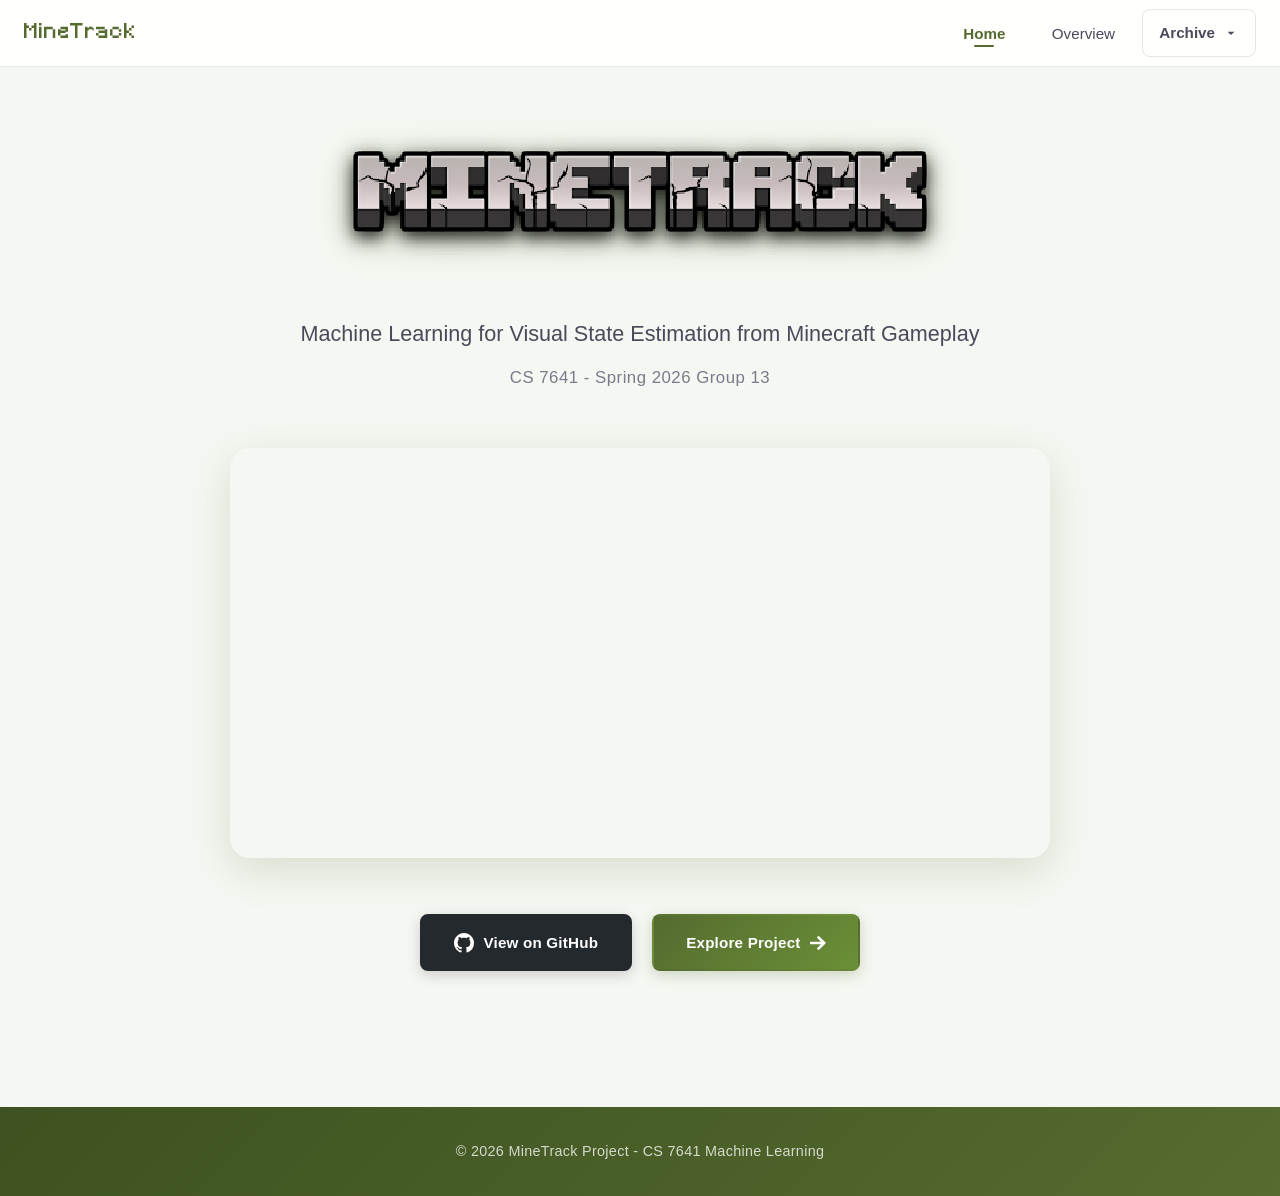
<file: index.html>
<!DOCTYPE html>
<html lang="en">
<head>
    <meta charset="UTF-8">
    <meta name="viewport" content="width=device-width, initial-scale=1.0">
    <title>MineTrack - Machine Learning Project</title>
    <link rel="stylesheet" href="style.css">
    <script src="script.js" defer></script>
</head>
<body>

    <nav>
        <div class="container">
            <a href="index.html" class="nav-brand">MineTrack</a>
            <ul>
                <li><a href="index.html" class="active">Home</a></li>
                <li><a href="overview.html">Overview</a></li>
                <li class="nav-dropdown">
                    <button type="button" class="archive-toggle nav-dropdown-toggle" data-archive-toggle aria-expanded="false" aria-controls="archive-panel">
                        <span data-archive-label>Archive</span>
                        <svg class="archive-toggle-icon" viewBox="0 0 24 24" width="16" height="16" aria-hidden="true">
                            <path fill="currentColor" d="M7 10l5 5 5-5z"/>
                        </svg>
                    </button>
                    <div class="archive-panel nav-dropdown-panel" id="archive-panel" data-archive-panel hidden>
                        <a href="proposal.html" class="archive-panel-link">Proposal</a>
                        <a href="midterm.html" class="archive-panel-link">Midterm Checkpoint</a>
                    </div>
                </li>
            </ul>
        </div>
    </nav>

    <main>
        <div class="landing-container">
            <section class="hero-landing">
                <div class="hero-content">
                    <img src="media/images/minetrack_logo.png" alt="MineTrack" class="hero-logo">
                    <p class="hero-subtitle">Machine Learning for Visual State Estimation from Minecraft Gameplay</p>
                    <p class="hero-description">CS 7641 - Spring 2026 Group 13</p>
                </div>

                <div class="visual-showcase">
                    <video class="showcase-gif" autoplay muted loop playsinline aria-label="Model evaluation side-by-side comparison in Minecraft">
                        <source src="media/images/videos/short_run_eval_mlp_side_by_side_web.mp4" type="video/mp4">
                    </video>
                </div>

                <div class="action-buttons">
                    <a href="https://github.gatech.edu/omediratta3/MineTrack" class="btn btn-github" id="github-btn">
                        <svg class="github-icon" viewBox="0 0 24 24" width="20" height="20">
                            <path fill="currentColor" d="M12 0C5.37 0 0 5.37 0 12c0 5.31 3.435 9.795 8.205 11.385.6.105.825-.255.825-.57 0-.285-.015-1.23-.015-2.235-3.015.555-3.795-.735-4.035-1.41-.135-.345-.72-1.41-1.23-1.695-.42-.225-1.02-.78-.015-.795.945-.015 1.62.87 1.845 1.23 1.08 1.815 2.805 1.305 3.495.99.105-.78.42-1.305.765-1.605-2.67-.3-5.46-1.335-5.46-5.925 0-1.305.465-2.385 1.23-3.225-.12-.3-.54-1.53.12-3.18 0 0 1.005-.315 3.3 1.23.96-.27 1.98-.405 3-.405s2.04.135 3 .405c2.295-1.56 3.3-1.23 3.3-1.23.66 1.65.24 2.88.12 3.18.765.84 1.23 1.905 1.23 3.225 0 4.605-2.805 5.625-5.475 5.925.435.375.81 1.095.81 2.22 0 1.605-.015 2.895-.015 3.3 0 .315.225.69.825.57A12.02 12.02 0 0024 12c0-6.63-5.37-12-12-12z"/>
                        </svg>
                        View on GitHub
                    </a>
                    <a href="overview.html" class="btn btn-primary">
                        Explore Project
                        <svg class="arrow-icon" viewBox="0 0 24 24" width="16" height="16">
                            <path fill="currentColor" d="M13.025 1l-2.847 2.828 6.176 6.176h-16.354v3.992h16.354l-6.176 6.176 2.847 2.828 10.975-11z"/>
                        </svg>
                    </a>
                </div>

            </section>
        </div>
    </main>

    <footer>
        <div class="container">
            <p>&copy; 2026 MineTrack Project - CS 7641 Machine Learning</p>
        </div>
    </footer>
</body>
</html>
</file>
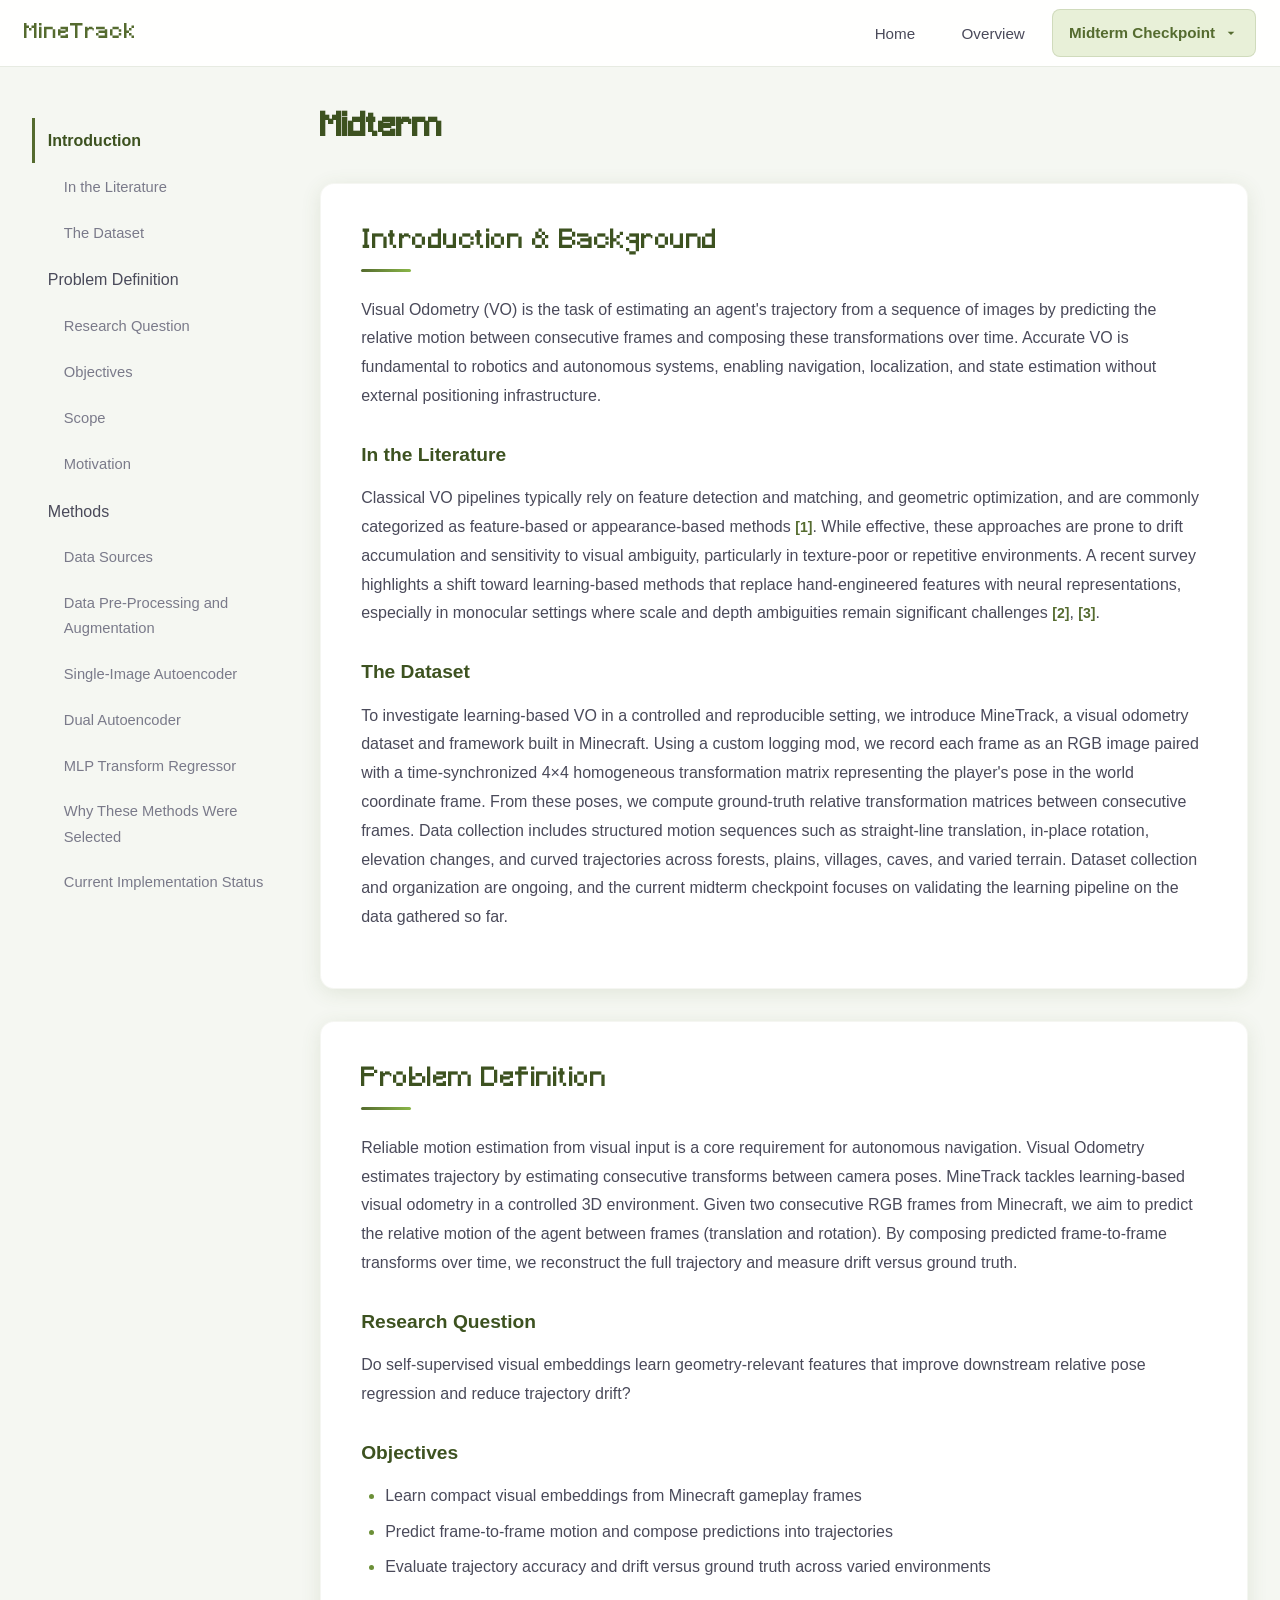
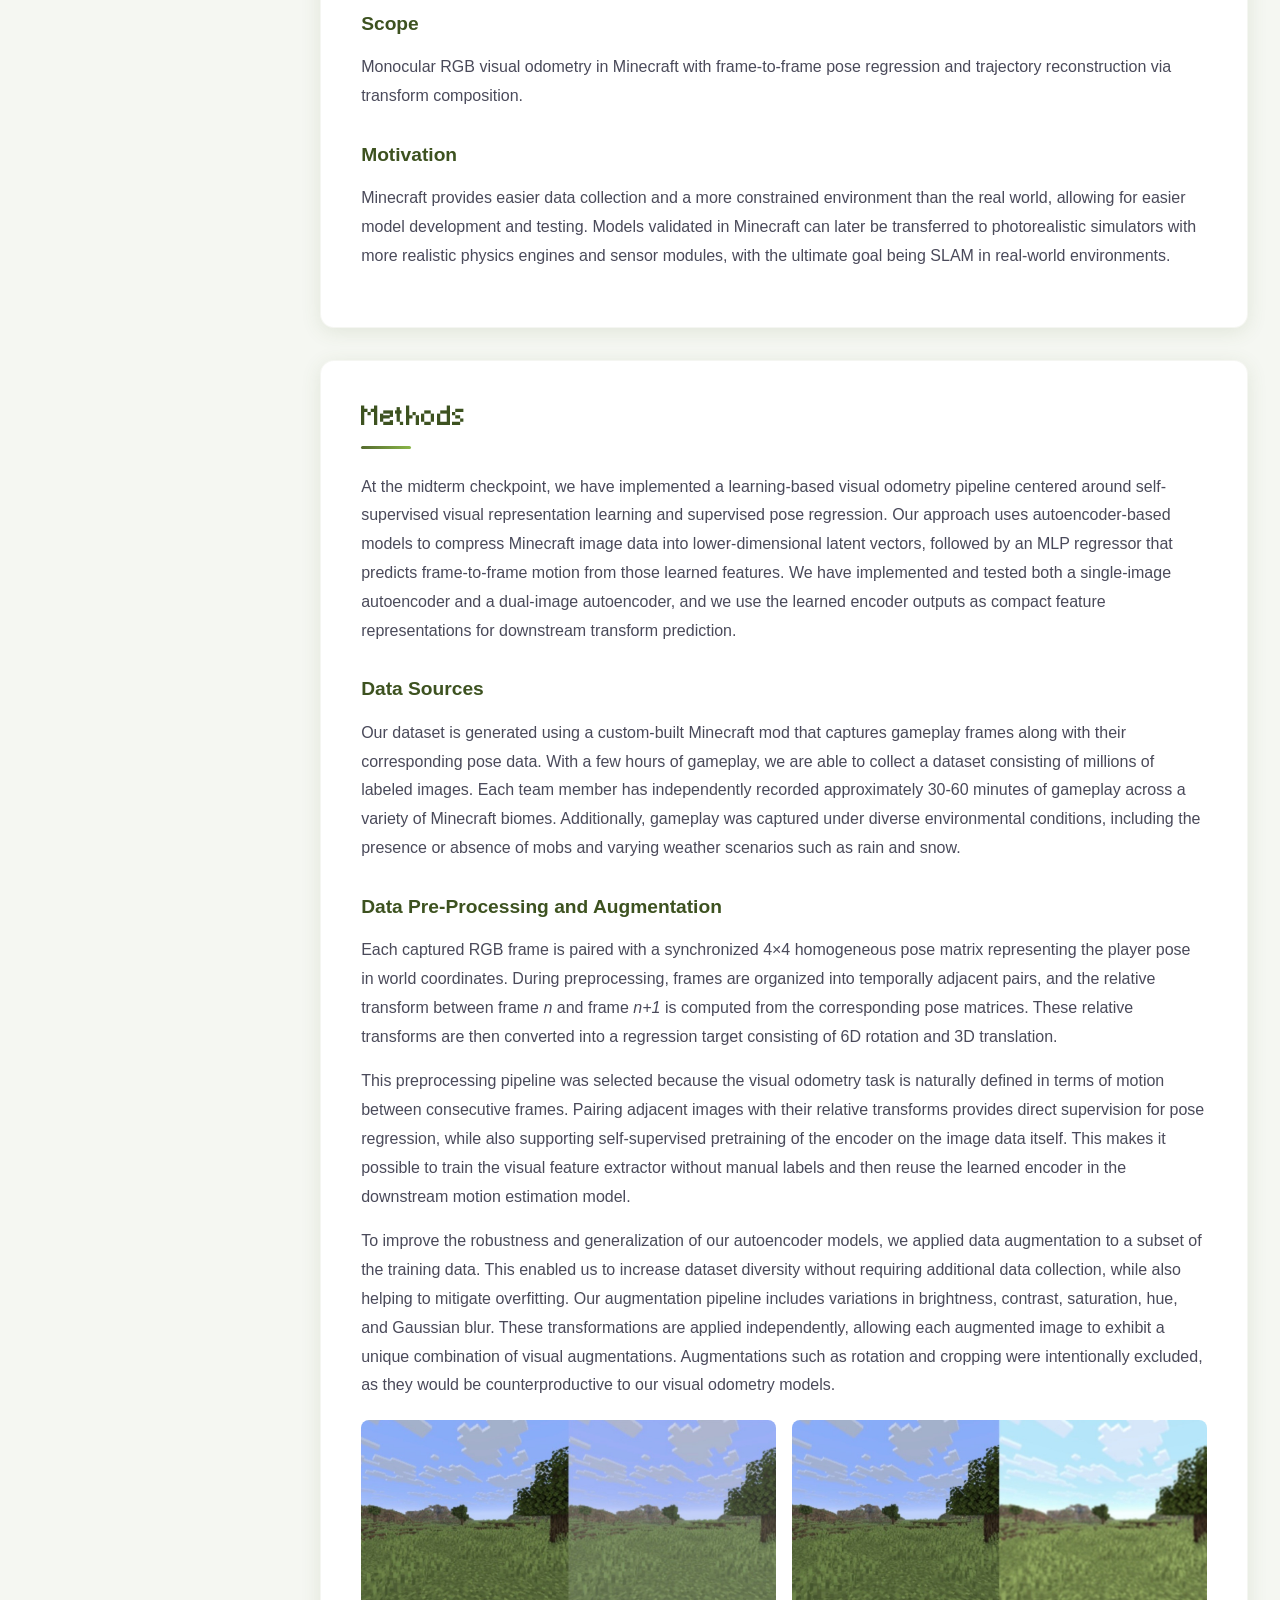
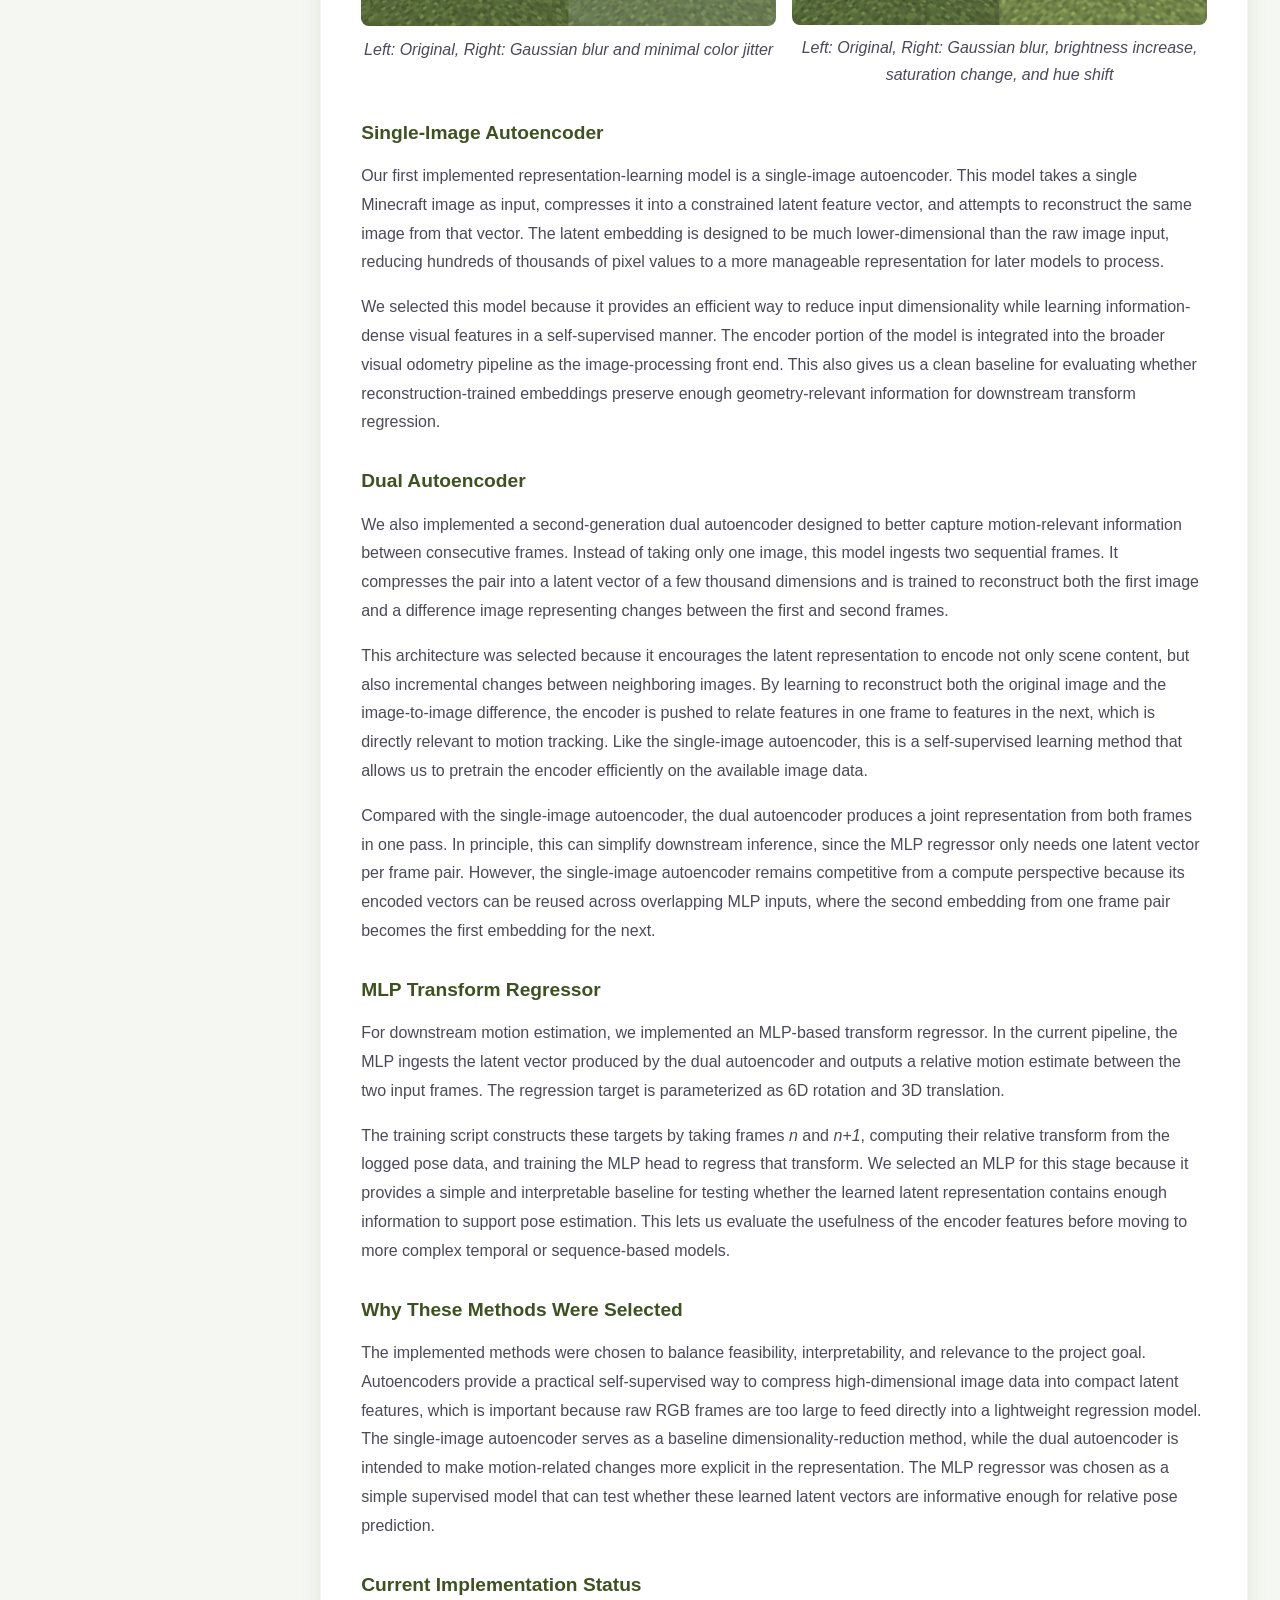
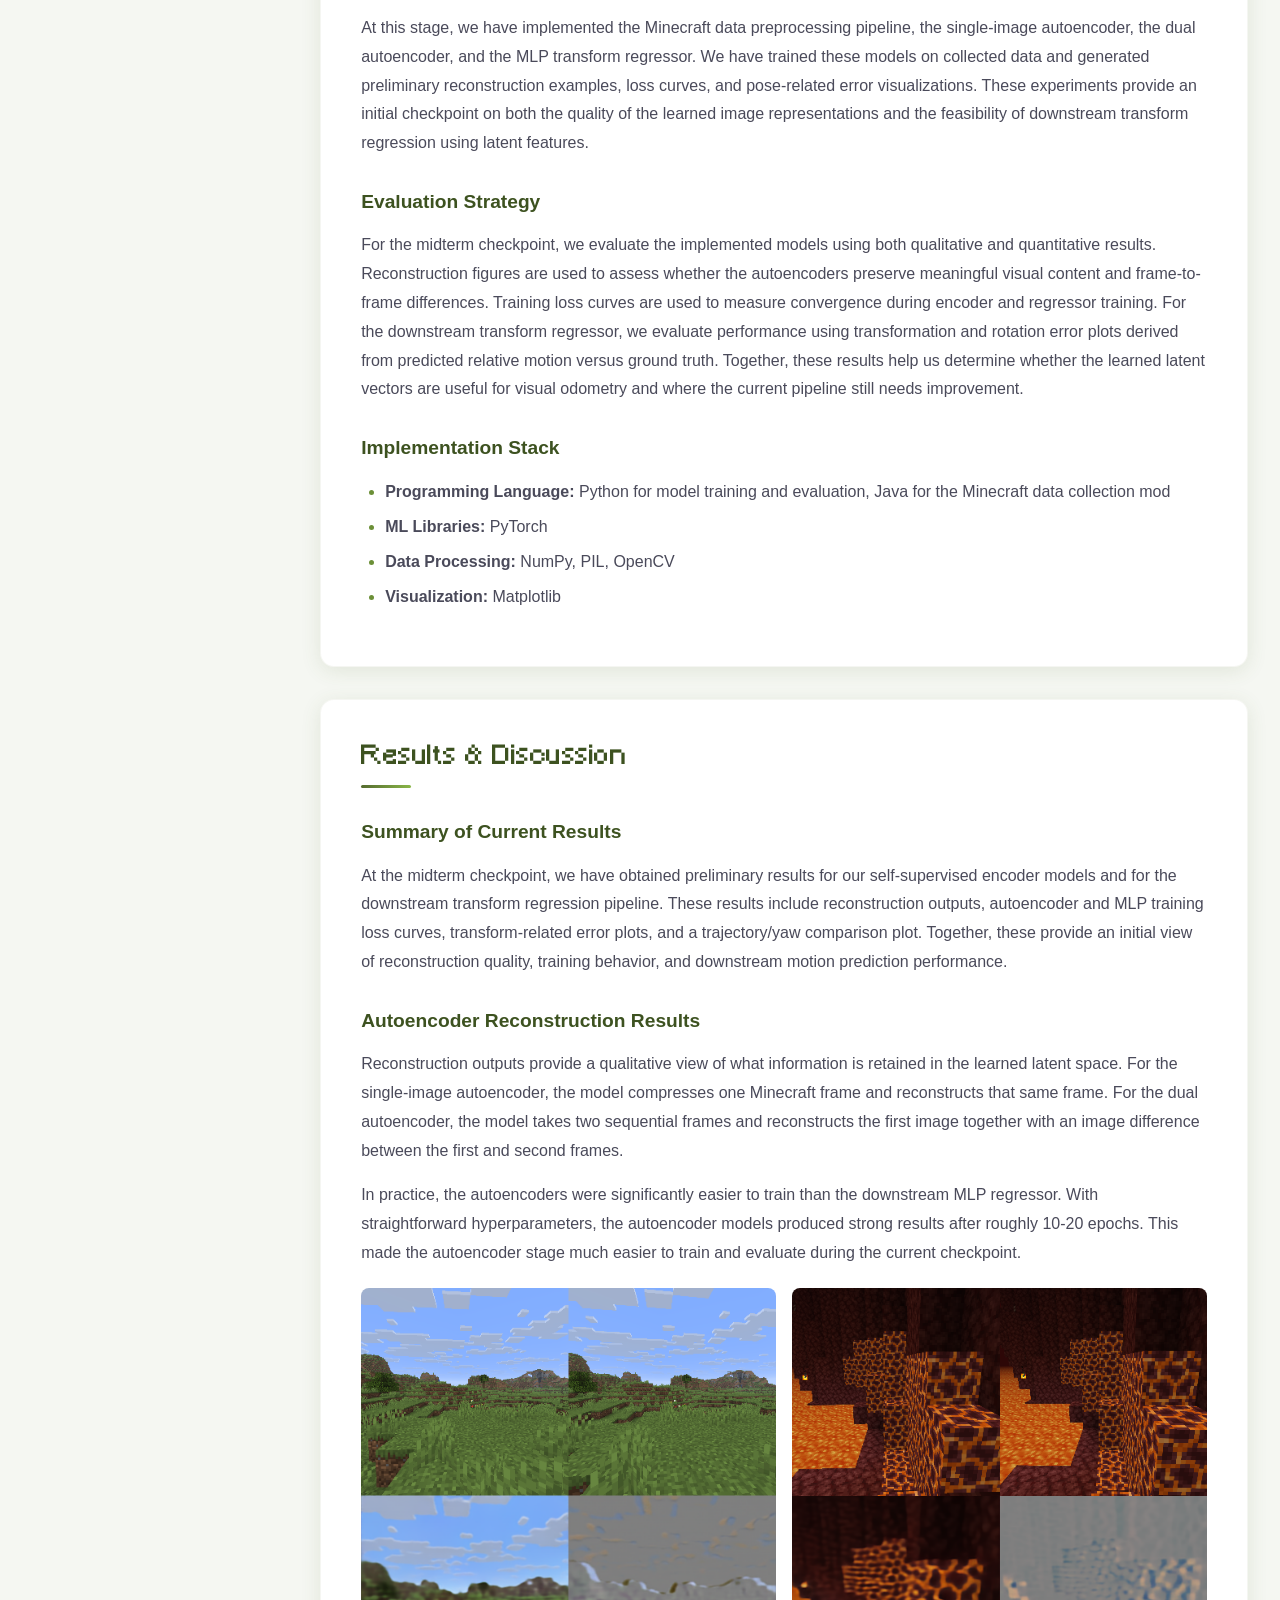
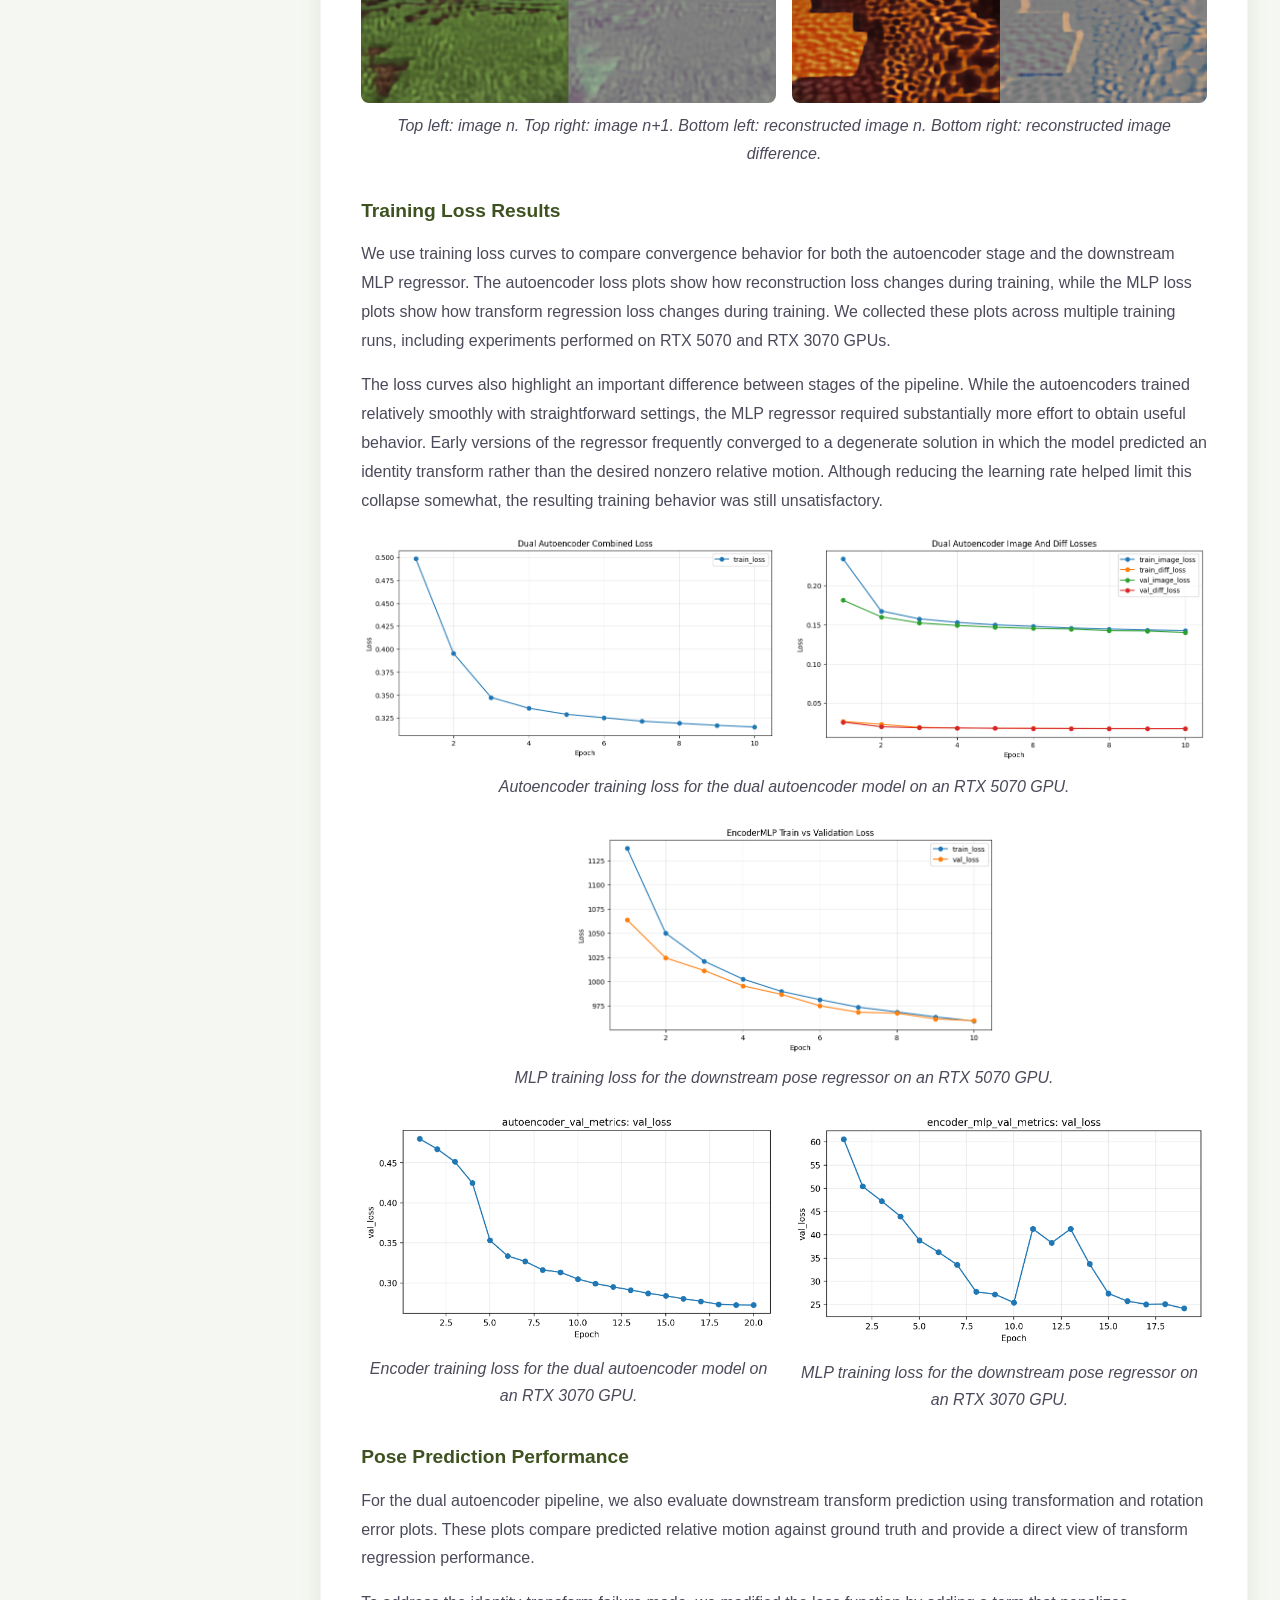
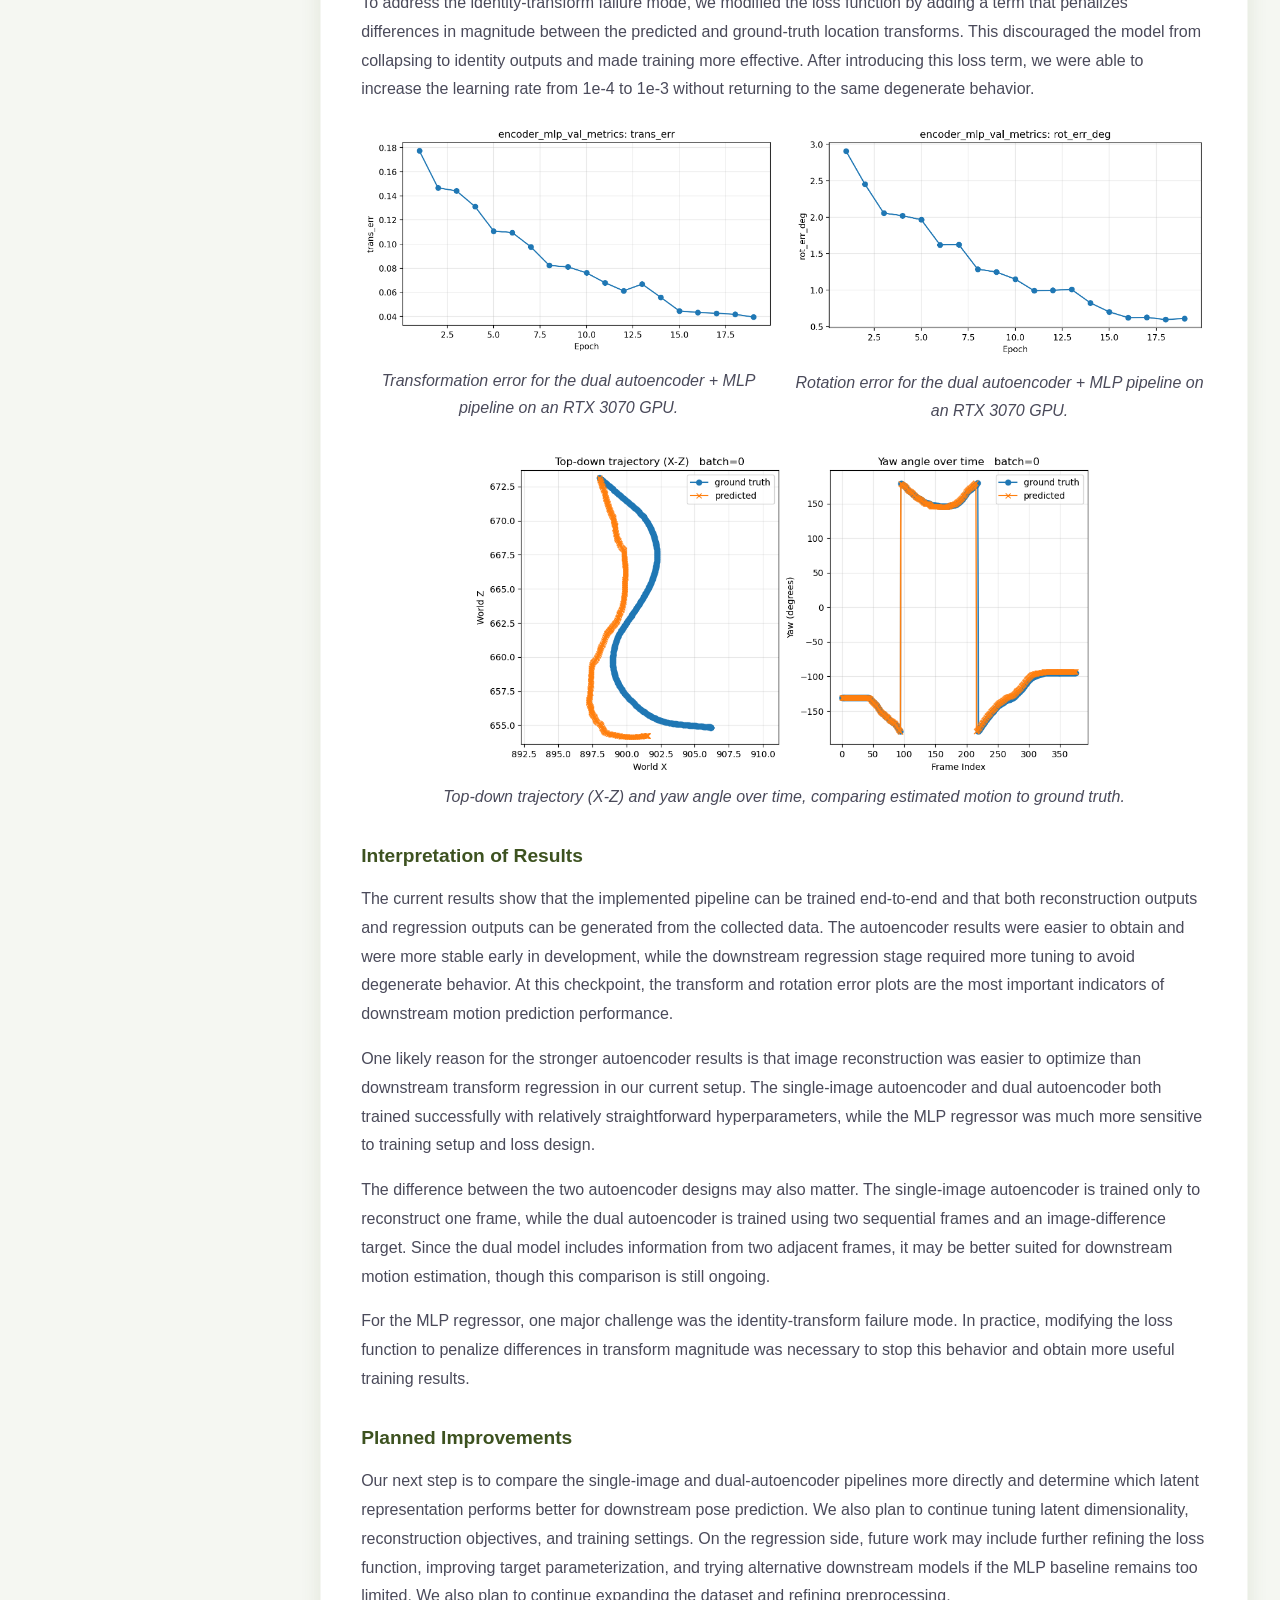
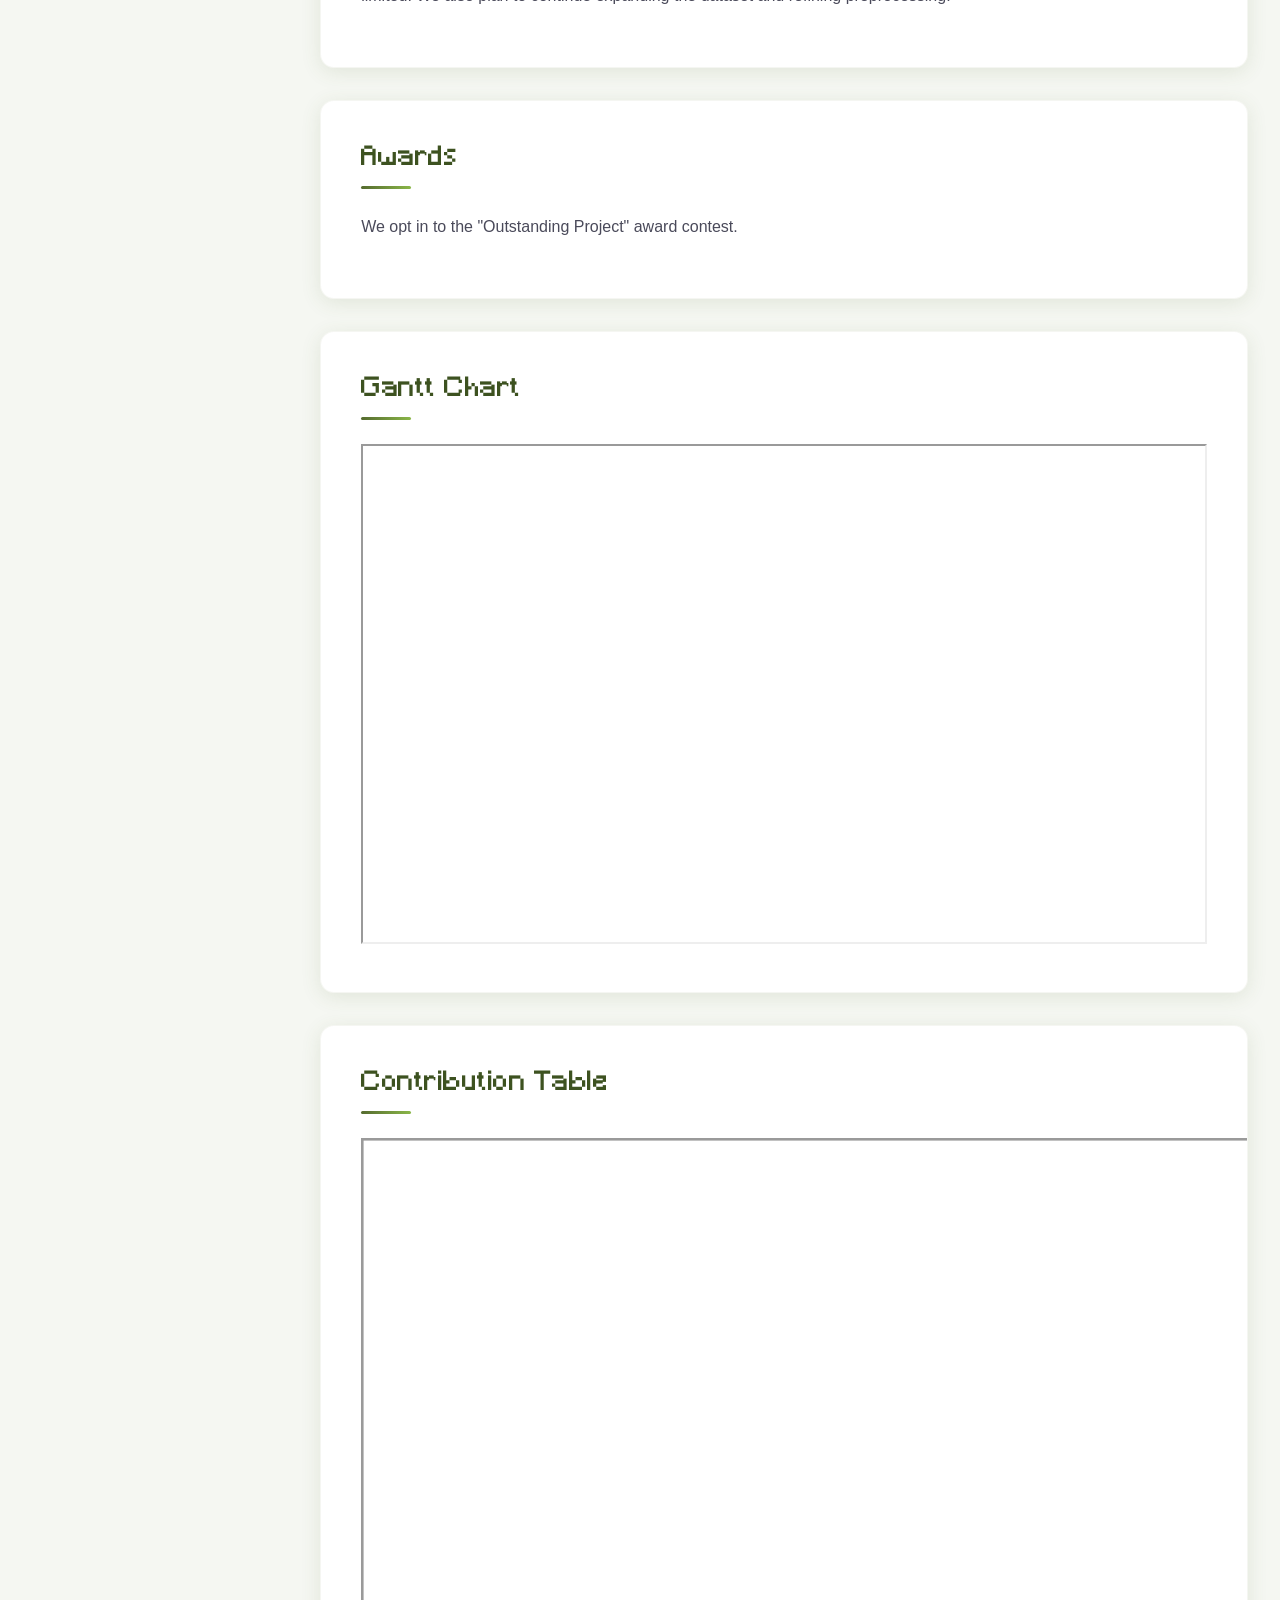
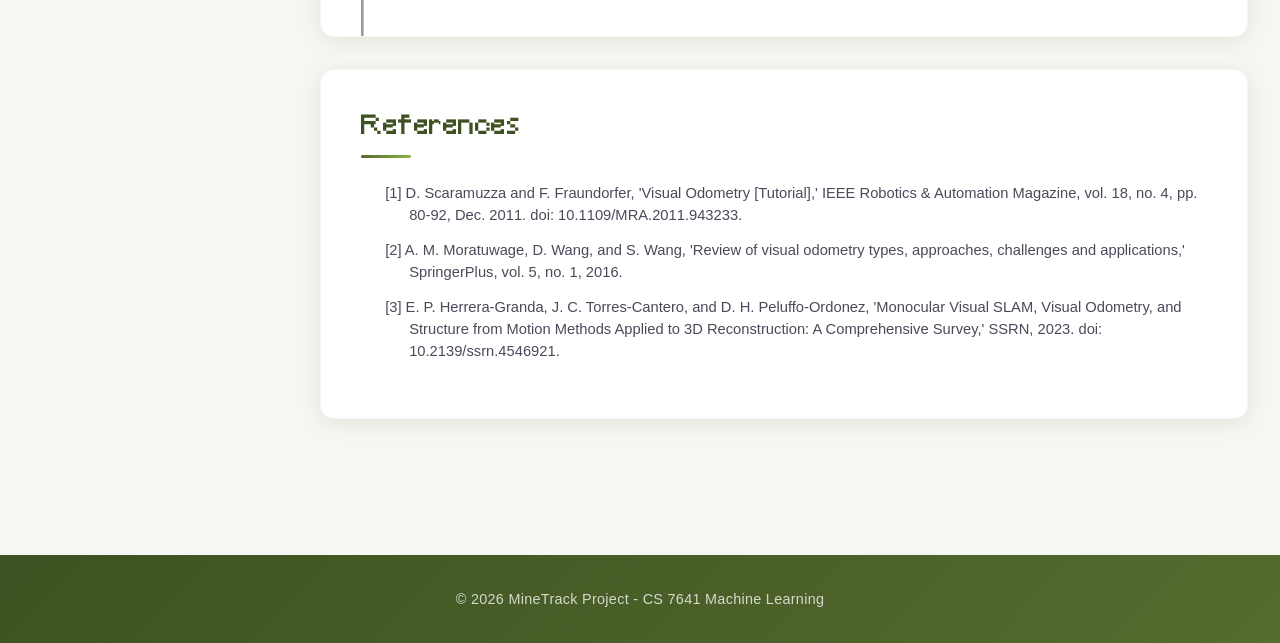
<file: midterm.html>
<!DOCTYPE html>
<html lang="en">
<head>
    <meta charset="UTF-8">
    <meta name="viewport" content="width=device-width, initial-scale=1.0">
    <title>Midterm Report - MineTrack</title>
    <link rel="stylesheet" href="style.css">
    <script src="script.js" defer></script>
</head>
<body class="report-page">

    <nav>
        <div class="container">
            <a href="index.html" class="nav-brand">MineTrack</a>
            <ul>
                <li><a href="index.html">Home</a></li>
                <li><a href="overview.html">Overview</a></li>
                <li class="nav-dropdown">
                    <button type="button" class="archive-toggle nav-dropdown-toggle" data-archive-toggle aria-expanded="false" aria-controls="archive-panel">
                        <span data-archive-label>Archive</span>
                        <svg class="archive-toggle-icon" viewBox="0 0 24 24" width="16" height="16" aria-hidden="true">
                            <path fill="currentColor" d="M7 10l5 5 5-5z"/>
                        </svg>
                    </button>
                    <div class="archive-panel nav-dropdown-panel" id="archive-panel" data-archive-panel hidden>
                        <a href="proposal.html" class="archive-panel-link">Proposal</a>
                        <a href="midterm.html" class="archive-panel-link">Midterm Checkpoint</a>
                    </div>
                </li>
            </ul>
        </div>
    </nav>

    <main>
        <div class="report-shell">
            <aside class="report-sidebar fade-in">
                <div data-scrollspy></div>
            </aside>

            <div class="report-main" data-report-content>
                <section class="report-page-title fade-in">
                    <h1>Midterm</h1>
                </section>

                <section class="content-panel fade-in" id="introduction-background" data-spy-section data-nav-label="Introduction">
                    <h2>Introduction &amp; Background</h2>

                    <p>
                        Visual Odometry (VO) is the task of estimating an agent's trajectory from a sequence of images by predicting the relative motion between consecutive frames and composing these transformations over time. Accurate VO is fundamental to robotics and autonomous systems, enabling navigation, localization, and state estimation without external positioning infrastructure.
                    </p>

                    <h4>In the Literature</h4>
                    <p>
                        Classical VO pipelines typically rely on feature detection and matching, and geometric optimization, and are commonly categorized as feature-based or appearance-based methods <span class="cite" data-ref="scaramuzza2011"></span>. While effective, these approaches are prone to drift accumulation and sensitivity to visual ambiguity, particularly in texture-poor or repetitive environments. A recent survey highlights a shift toward learning-based methods that replace hand-engineered features with neural representations, especially in monocular settings where scale and depth ambiguities remain significant challenges <span class="cite" data-ref="moratuwage2016"></span>, <span class="cite" data-ref="monocularsurvey2023"></span>.
                    </p>

                    <h4>The Dataset</h4>
                    <p>
                        To investigate learning-based VO in a controlled and reproducible setting, we introduce MineTrack, a visual odometry dataset and framework built in Minecraft. Using a custom logging mod, we record each frame as an RGB image paired with a time-synchronized 4&times;4 homogeneous transformation matrix representing the player's pose in the world coordinate frame. From these poses, we compute ground-truth relative transformation matrices between consecutive frames. Data collection includes structured motion sequences such as straight-line translation, in-place rotation, elevation changes, and curved trajectories across forests, plains, villages, caves, and varied terrain. Dataset collection and organization are ongoing, and the current midterm checkpoint focuses on validating the learning pipeline on the data gathered so far.
                    </p>
                </section>

                <section class="content-panel fade-in" id="problem-definition" data-spy-section data-nav-label="Problem Definition">
                    <h2>Problem Definition</h2>
                    <p>
                        Reliable motion estimation from visual input is a core requirement for autonomous navigation. Visual Odometry estimates trajectory by estimating consecutive transforms between camera poses. MineTrack tackles learning-based visual odometry in a controlled 3D environment. Given two consecutive RGB frames from Minecraft, we aim to predict the relative motion of the agent between frames (translation and rotation). By composing predicted frame-to-frame transforms over time, we reconstruct the full trajectory and measure drift versus ground truth.
                    </p>

                    <h4>Research Question</h4>
                    <p>
                        Do self-supervised visual embeddings learn geometry-relevant features that improve downstream relative pose regression and reduce trajectory drift?
                    </p>

                    <h4>Objectives</h4>
                    <ul>
                        <li>Learn compact visual embeddings from Minecraft gameplay frames</li>
                        <li>Predict frame-to-frame motion and compose predictions into trajectories</li>
                        <li>Evaluate trajectory accuracy and drift versus ground truth across varied environments</li>
                    </ul>

                    <h4>Scope</h4>
                    <p>
                        Monocular RGB visual odometry in Minecraft with frame-to-frame pose regression and trajectory reconstruction via transform composition.
                    </p>

                    <h4>Motivation</h4>
                    <p>
                        Minecraft provides easier data collection and a more constrained environment than the real world, allowing for easier model development and testing. Models validated in Minecraft can later be transferred to photorealistic simulators with more realistic physics engines and sensor modules, with the ultimate goal being SLAM in real-world environments.
                    </p>
                </section>

                <section class="content-panel fade-in" id="methods" data-spy-section data-nav-label="Methods">
                    <h2>Methods</h2>
                    <p>
                        At the midterm checkpoint, we have implemented a learning-based visual odometry pipeline centered around self-supervised visual representation learning and supervised pose regression. Our approach uses autoencoder-based models to compress Minecraft image data into lower-dimensional latent vectors, followed by an MLP regressor that predicts frame-to-frame motion from those learned features. We have implemented and tested both a single-image autoencoder and a dual-image autoencoder, and we use the learned encoder outputs as compact feature representations for downstream transform prediction.
                    </p>

                    <h4>Data Sources</h4>
                    <p>
                        Our dataset is generated using a custom-built Minecraft mod that captures gameplay frames along with their corresponding pose data. With a few hours of gameplay, we are able to collect a dataset consisting of millions of labeled images. Each team member has independently recorded approximately 30-60 minutes of gameplay across a variety of Minecraft biomes. Additionally, gameplay was captured under diverse environmental conditions, including the presence or absence of mobs and varying weather scenarios such as rain and snow.
                    </p>

                    <h4>Data Pre-Processing and Augmentation</h4>
                    <p>
                        Each captured RGB frame is paired with a synchronized 4&times;4 homogeneous pose matrix representing the player pose in world coordinates. During preprocessing, frames are organized into temporally adjacent pairs, and the relative transform between frame <em>n</em> and frame <em>n+1</em> is computed from the corresponding pose matrices. These relative transforms are then converted into a regression target consisting of 6D rotation and 3D translation.
                    </p>
                    <p>
                        This preprocessing pipeline was selected because the visual odometry task is naturally defined in terms of motion between consecutive frames. Pairing adjacent images with their relative transforms provides direct supervision for pose regression, while also supporting self-supervised pretraining of the encoder on the image data itself. This makes it possible to train the visual feature extractor without manual labels and then reuse the learned encoder in the downstream motion estimation model.
                    </p>
                    <p>
                        To improve the robustness and generalization of our autoencoder models, we applied data augmentation to a subset of the training data. This enabled us to increase dataset diversity without requiring additional data collection, while also helping to mitigate overfitting. Our augmentation pipeline includes variations in brightness, contrast, saturation, hue, and Gaussian blur. These transformations are applied independently, allowing each augmented image to exhibit a unique combination of visual augmentations. Augmentations such as rotation and cropping were intentionally excluded, as they would be counterproductive to our visual odometry models.
                    </p>

                    <div class="figure-pair-grid figure-pair-separate-captions">
                        <figure class="figure-cell">
                            <img src="media/images/midterm-report-figures/edmond/aug_one.jpg" alt="Augmentation figure one">
                            <figcaption>
                                Left: Original, Right: Gaussian blur and minimal color jitter
                            </figcaption>
                        </figure>
                        <figure class="figure-cell">
                            <img src="media/images/midterm-report-figures/edmond/aug_two.jpg" alt="Augmentation figure two">
                            <figcaption>
                                Left: Original, Right: Gaussian blur, brightness increase, saturation change, and hue shift
                            </figcaption>
                        </figure>
                    </div>

                    <h4>Single-Image Autoencoder</h4>
                    <p>
                        Our first implemented representation-learning model is a single-image autoencoder. This model takes a single Minecraft image as input, compresses it into a constrained latent feature vector, and attempts to reconstruct the same image from that vector. The latent embedding is designed to be much lower-dimensional than the raw image input, reducing hundreds of thousands of pixel values to a more manageable representation for later models to process.
                    </p>
                    <p>
                        We selected this model because it provides an efficient way to reduce input dimensionality while learning information-dense visual features in a self-supervised manner. The encoder portion of the model is integrated into the broader visual odometry pipeline as the image-processing front end. This also gives us a clean baseline for evaluating whether reconstruction-trained embeddings preserve enough geometry-relevant information for downstream transform regression.
                    </p>

                    <h4>Dual Autoencoder</h4>
                    <p>
                        We also implemented a second-generation dual autoencoder designed to better capture motion-relevant information between consecutive frames. Instead of taking only one image, this model ingests two sequential frames. It compresses the pair into a latent vector of a few thousand dimensions and is trained to reconstruct both the first image and a difference image representing changes between the first and second frames.
                    </p>
                    <p>
                        This architecture was selected because it encourages the latent representation to encode not only scene content, but also incremental changes between neighboring images. By learning to reconstruct both the original image and the image-to-image difference, the encoder is pushed to relate features in one frame to features in the next, which is directly relevant to motion tracking. Like the single-image autoencoder, this is a self-supervised learning method that allows us to pretrain the encoder efficiently on the available image data.
                    </p>
                    <p>
                        Compared with the single-image autoencoder, the dual autoencoder produces a joint representation from both frames in one pass. In principle, this can simplify downstream inference, since the MLP regressor only needs one latent vector per frame pair. However, the single-image autoencoder remains competitive from a compute perspective because its encoded vectors can be reused across overlapping MLP inputs, where the second embedding from one frame pair becomes the first embedding for the next.
                    </p>

                    <h4>MLP Transform Regressor</h4>
                    <p>
                        For downstream motion estimation, we implemented an MLP-based transform regressor. In the current pipeline, the MLP ingests the latent vector produced by the dual autoencoder and outputs a relative motion estimate between the two input frames. The regression target is parameterized as 6D rotation and 3D translation.
                    </p>
                    <p>
                        The training script constructs these targets by taking frames <em>n</em> and <em>n+1</em>, computing their relative transform from the logged pose data, and training the MLP head to regress that transform. We selected an MLP for this stage because it provides a simple and interpretable baseline for testing whether the learned latent representation contains enough information to support pose estimation. This lets us evaluate the usefulness of the encoder features before moving to more complex temporal or sequence-based models.
                    </p>

                    <h4>Why These Methods Were Selected</h4>
                    <p>
                        The implemented methods were chosen to balance feasibility, interpretability, and relevance to the project goal. Autoencoders provide a practical self-supervised way to compress high-dimensional image data into compact latent features, which is important because raw RGB frames are too large to feed directly into a lightweight regression model. The single-image autoencoder serves as a baseline dimensionality-reduction method, while the dual autoencoder is intended to make motion-related changes more explicit in the representation. The MLP regressor was chosen as a simple supervised model that can test whether these learned latent vectors are informative enough for relative pose prediction.
                    </p>

                    <h4>Current Implementation Status</h4>
                    <p>
                        At this stage, we have implemented the Minecraft data preprocessing pipeline, the single-image autoencoder, the dual autoencoder, and the MLP transform regressor. We have trained these models on collected data and generated preliminary reconstruction examples, loss curves, and pose-related error visualizations. These experiments provide an initial checkpoint on both the quality of the learned image representations and the feasibility of downstream transform regression using latent features.
                    </p>

                    <h4>Evaluation Strategy</h4>
                    <p>
                        For the midterm checkpoint, we evaluate the implemented models using both qualitative and quantitative results. Reconstruction figures are used to assess whether the autoencoders preserve meaningful visual content and frame-to-frame differences. Training loss curves are used to measure convergence during encoder and regressor training. For the downstream transform regressor, we evaluate performance using transformation and rotation error plots derived from predicted relative motion versus ground truth. Together, these results help us determine whether the learned latent vectors are useful for visual odometry and where the current pipeline still needs improvement.
                    </p>

                    <h4>Implementation Stack</h4>
                    <ul>
                        <li><strong>Programming Language:</strong> Python for model training and evaluation, Java for the Minecraft data collection mod</li>
                        <li><strong>ML Libraries:</strong> PyTorch</li>
                        <li><strong>Data Processing:</strong> NumPy, PIL, OpenCV</li>
                        <li><strong>Visualization:</strong> Matplotlib</li>
                    </ul>
                </section>

                <section class="content-panel fade-in" id="results-discussion" data-spy-section data-nav-label="Results">
                    <h2>Results &amp; Discussion</h2>

                    <h4>Summary of Current Results</h4>
                    <p>
                        At the midterm checkpoint, we have obtained preliminary results for our self-supervised encoder models and for the downstream transform regression pipeline. These results include reconstruction outputs, autoencoder and MLP training loss curves, transform-related error plots, and a trajectory/yaw comparison plot. Together, these provide an initial view of reconstruction quality, training behavior, and downstream motion prediction performance.
                    </p>

                    <h4>Autoencoder Reconstruction Results</h4>
                    <p>
                        Reconstruction outputs provide a qualitative view of what information is retained in the learned latent space. For the single-image autoencoder, the model compresses one Minecraft frame and reconstructs that same frame. For the dual autoencoder, the model takes two sequential frames and reconstructs the first image together with an image difference between the first and second frames.
                    </p>
                    <p>
                        In practice, the autoencoders were significantly easier to train than the downstream MLP regressor. With straightforward hyperparameters, the autoencoder models produced strong results after roughly 10-20 epochs. This made the autoencoder stage much easier to train and evaluate during the current checkpoint.
                    </p>

                    <figure class="figure-pair-block">
                        <div class="figure-pair-grid">
                            <img src="media/images/midterm-report-figures/aaron/encoder_visualization.png" alt="Autoencoder reconstruction figure 1">
                            <img src="media/images/midterm-report-figures/aaron/encoder_visualization2.png" alt="Autoencoder reconstruction figure 2">
                        </div>
                        <figcaption>
                            Top left: image n. Top right: image n+1. Bottom left: reconstructed image n. Bottom right: reconstructed image difference.
                        </figcaption>
                    </figure>

                    <h4>Training Loss Results</h4>
                    <p>
                        We use training loss curves to compare convergence behavior for both the autoencoder stage and the downstream MLP regressor. The autoencoder loss plots show how reconstruction loss changes during training, while the MLP loss plots show how transform regression loss changes during training. We collected these plots across multiple training runs, including experiments performed on RTX 5070 and RTX 3070 GPUs.
                    </p>
                    <p>
                        The loss curves also highlight an important difference between stages of the pipeline. While the autoencoders trained relatively smoothly with straightforward settings, the MLP regressor required substantially more effort to obtain useful behavior. Early versions of the regressor frequently converged to a degenerate solution in which the model predicted an identity transform rather than the desired nonzero relative motion. Although reducing the learning rate helped limit this collapse somewhat, the resulting training behavior was still unsatisfactory.
                    </p>

                    <figure class="figure-pair-block">
                        <div class="figure-pair-grid">
                            <img src="media/images/midterm-report-figures/ojas/autoencoder_loss.png" alt="Autoencoder loss on RTX 5070 (run 1)">
                            <img src="media/images/midterm-report-figures/ojas/autoencoder_loss2.png" alt="Autoencoder loss on RTX 5070 (run 2)">
                        </div>
                        <figcaption>
                            Autoencoder training loss for the dual autoencoder model on an RTX 5070 GPU.
                        </figcaption>
                    </figure>

                    <div class="figure-block">
                        <img src="media/images/midterm-report-figures/ojas/encodermlp_loss.png" alt="MLP training loss on RTX 5070" style="width: 50%; max-width: 900px; display: block; margin: 0 auto;">
                        <p style="text-align: center; font-style: italic; margin-top: 0.5rem;">
                            MLP training loss for the downstream pose regressor on an RTX 5070 GPU.
                        </p>
                    </div>

                    <div class="figure-pair-grid figure-pair-separate-captions">
                        <figure class="figure-cell">
                            <img src="media/images/midterm-report-figures/isaac/autoencoder_loss.png" alt="Encoder loss on RTX 3070">
                            <figcaption>
                                Encoder training loss for the dual autoencoder model on an RTX 3070 GPU.
                            </figcaption>
                        </figure>
                        <figure class="figure-cell">
                            <img src="media/images/midterm-report-figures/isaac/encodermlp_loss.png" alt="MLP loss on RTX 3070">
                            <figcaption>
                                MLP training loss for the downstream pose regressor on an RTX 3070 GPU.
                            </figcaption>
                        </figure>
                    </div>

                    <h4>Pose Prediction Performance</h4>
                    <p>
                        For the dual autoencoder pipeline, we also evaluate downstream transform prediction using transformation and rotation error plots. These plots compare predicted relative motion against ground truth and provide a direct view of transform regression performance.
                    </p>
                    <p>
                        To address the identity-transform failure mode, we modified the loss function by adding a term that penalizes differences in magnitude between the predicted and ground-truth location transforms. This discouraged the model from collapsing to identity outputs and made training more effective. After introducing this loss term, we were able to increase the learning rate from 1e-4 to 1e-3 without returning to the same degenerate behavior.
                    </p>

                    <div class="figure-pair-grid figure-pair-separate-captions">
                        <figure class="figure-cell">
                            <img src="media/images/midterm-report-figures/isaac/transformation_error.png" alt="Transformation error on RTX 3070">
                            <figcaption>
                                Transformation error for the dual autoencoder + MLP pipeline on an RTX 3070 GPU.
                            </figcaption>
                        </figure>
                        <figure class="figure-cell">
                            <img src="media/images/midterm-report-figures/isaac/rotation_error.png" alt="Rotation error on RTX 3070">
                            <figcaption>
                                Rotation error for the dual autoencoder + MLP pipeline on an RTX 3070 GPU.
                            </figcaption>
                        </figure>
                    </div>

                    <div class="figure-block">
                        <img src="media/images/midterm-report-figures/aaron/topdown_yaw.png" alt="Top-down trajectory and yaw angle over time: estimated versus ground truth" style="width: 75%; max-width: 900px; display: block; margin: 0 auto;">
                        <p style="text-align: center; font-style: italic; margin-top: 0.5rem;">
                            Top-down trajectory (X-Z) and yaw angle over time, comparing estimated motion to ground truth.
                        </p>
                    </div>

                    <h4>Interpretation of Results</h4>
                    <p>
                        The current results show that the implemented pipeline can be trained end-to-end and that both reconstruction outputs and regression outputs can be generated from the collected data. The autoencoder results were easier to obtain and were more stable early in development, while the downstream regression stage required more tuning to avoid degenerate behavior. At this checkpoint, the transform and rotation error plots are the most important indicators of downstream motion prediction performance.
                    </p>
                    <p>
                        One likely reason for the stronger autoencoder results is that image reconstruction was easier to optimize than downstream transform regression in our current setup. The single-image autoencoder and dual autoencoder both trained successfully with relatively straightforward hyperparameters, while the MLP regressor was much more sensitive to training setup and loss design.
                    </p>
                    <p>
                        The difference between the two autoencoder designs may also matter. The single-image autoencoder is trained only to reconstruct one frame, while the dual autoencoder is trained using two sequential frames and an image-difference target. Since the dual model includes information from two adjacent frames, it may be better suited for downstream motion estimation, though this comparison is still ongoing.
                    </p>
                    <p>
                        For the MLP regressor, one major challenge was the identity-transform failure mode. In practice, modifying the loss function to penalize differences in transform magnitude was necessary to stop this behavior and obtain more useful training results.
                    </p>

                    <h4>Planned Improvements</h4>
                    <p>
                        Our next step is to compare the single-image and dual-autoencoder pipelines more directly and determine which latent representation performs better for downstream pose prediction. We also plan to continue tuning latent dimensionality, reconstruction objectives, and training settings. On the regression side, future work may include further refining the loss function, improving target parameterization, and trying alternative downstream models if the MLP baseline remains too limited. We also plan to continue expanding the dataset and refining preprocessing.
                    </p>
                </section>

                <section class="content-panel fade-in" id="awards" data-spy-section data-nav-label="Awards">
                    <h2>Awards</h2>
                    <p>We opt in to the "Outstanding Project" award contest.</p>
                </section>

                <section class="content-panel fade-in" id="gantt-chart" data-spy-section data-nav-label="Gantt Chart">
                    <h2>Gantt Chart</h2>
                    <iframe src="https://docs.google.com/spreadsheets/d/e/2PACX-1vSwMRUYYZHdZFkT4o_maTiItvI8GCN0Fj8evmmvVcnEWApAuN-rOlwJ7V2wSFuOag/pubhtml?gid=1511207567&amp;single=true&amp;headers=false&amp;chrome=false&amp;widget=false" style="width: 100%; height: 500px"></iframe>
                </section>

                <section class="content-panel fade-in" id="contribution-table" data-spy-section data-nav-label="Contributions">
                    <h2>Contribution Table</h2>
                    <iframe src="https://docs.google.com/spreadsheets/d/e/2PACX-1vQQOgekO056_gBywO4DJGwq57W8FKoNz0kk0ZsYpeXNLVa_N6VQ_SSmLAjAJVJGmP6SS8QPw6D0JWsG/pubhtml?gid=0&amp;single=true&amp;chrome=false&amp;widget=false" style="width: 100%; height: 450px; transform: scale(1.3); transform-origin: top left;"></iframe>
                </section>

                <section class="content-panel fade-in" id="references" data-spy-section data-nav-label="References">
                    <h2>References</h2>
                    <ul id="bibliography-list" class="references-list"></ul>
                </section>
            </div>
        </div>
    </main>

    <footer>
        <div class="container">
            <p>&copy; 2026 MineTrack Project - CS 7641 Machine Learning</p>
        </div>
    </footer>
</body>
</html>
</file>
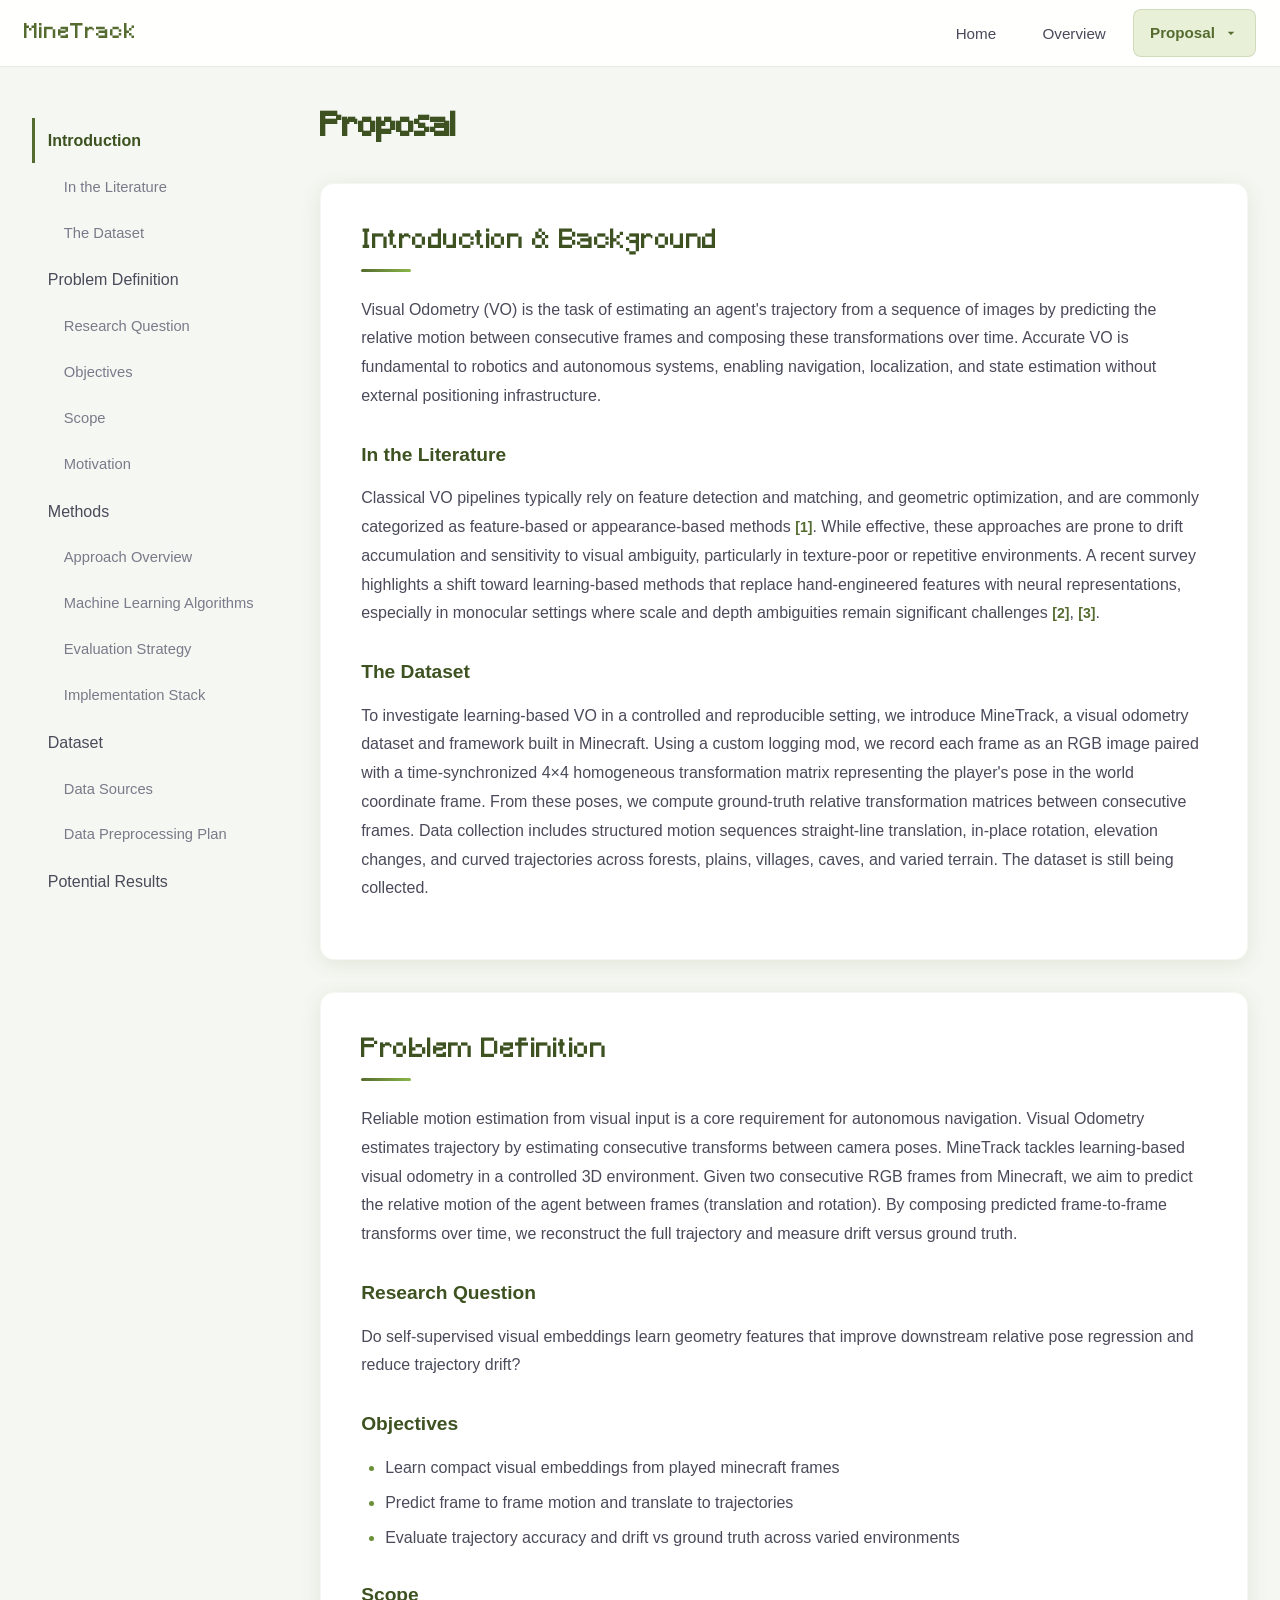
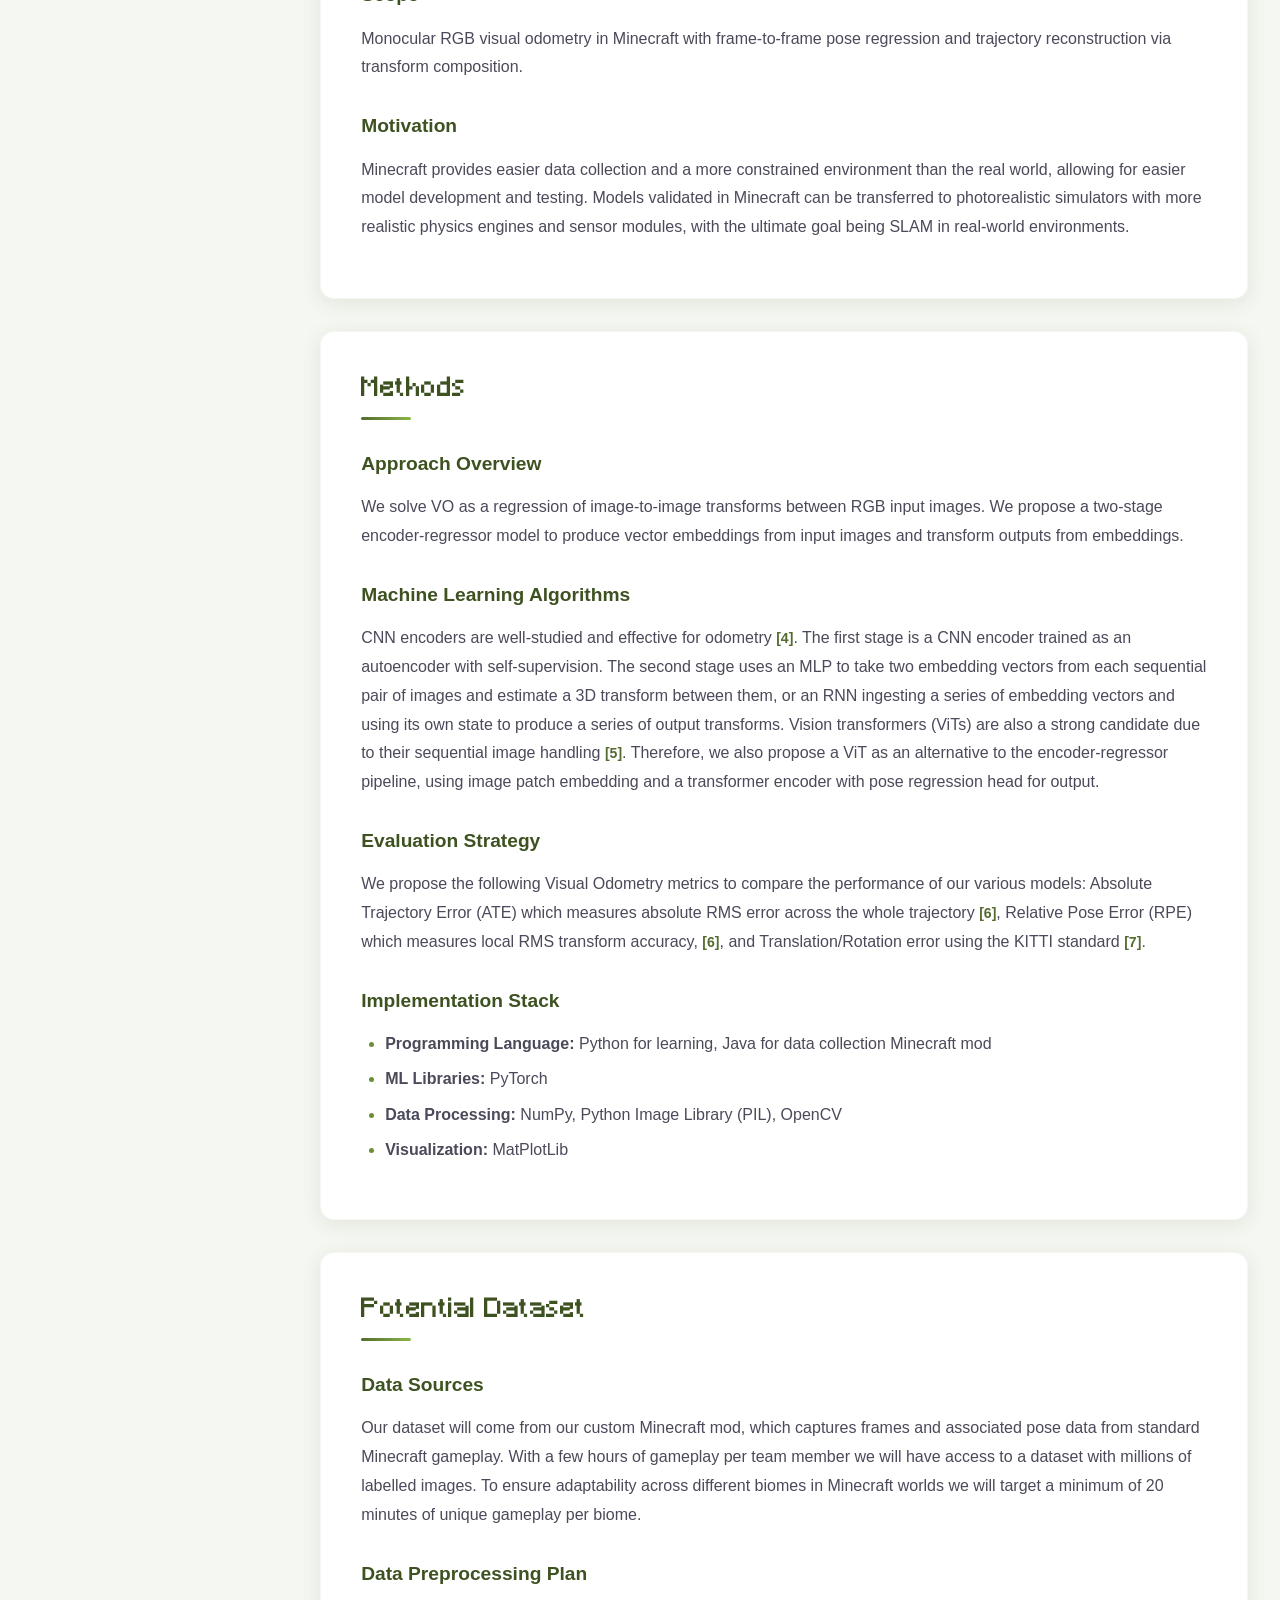
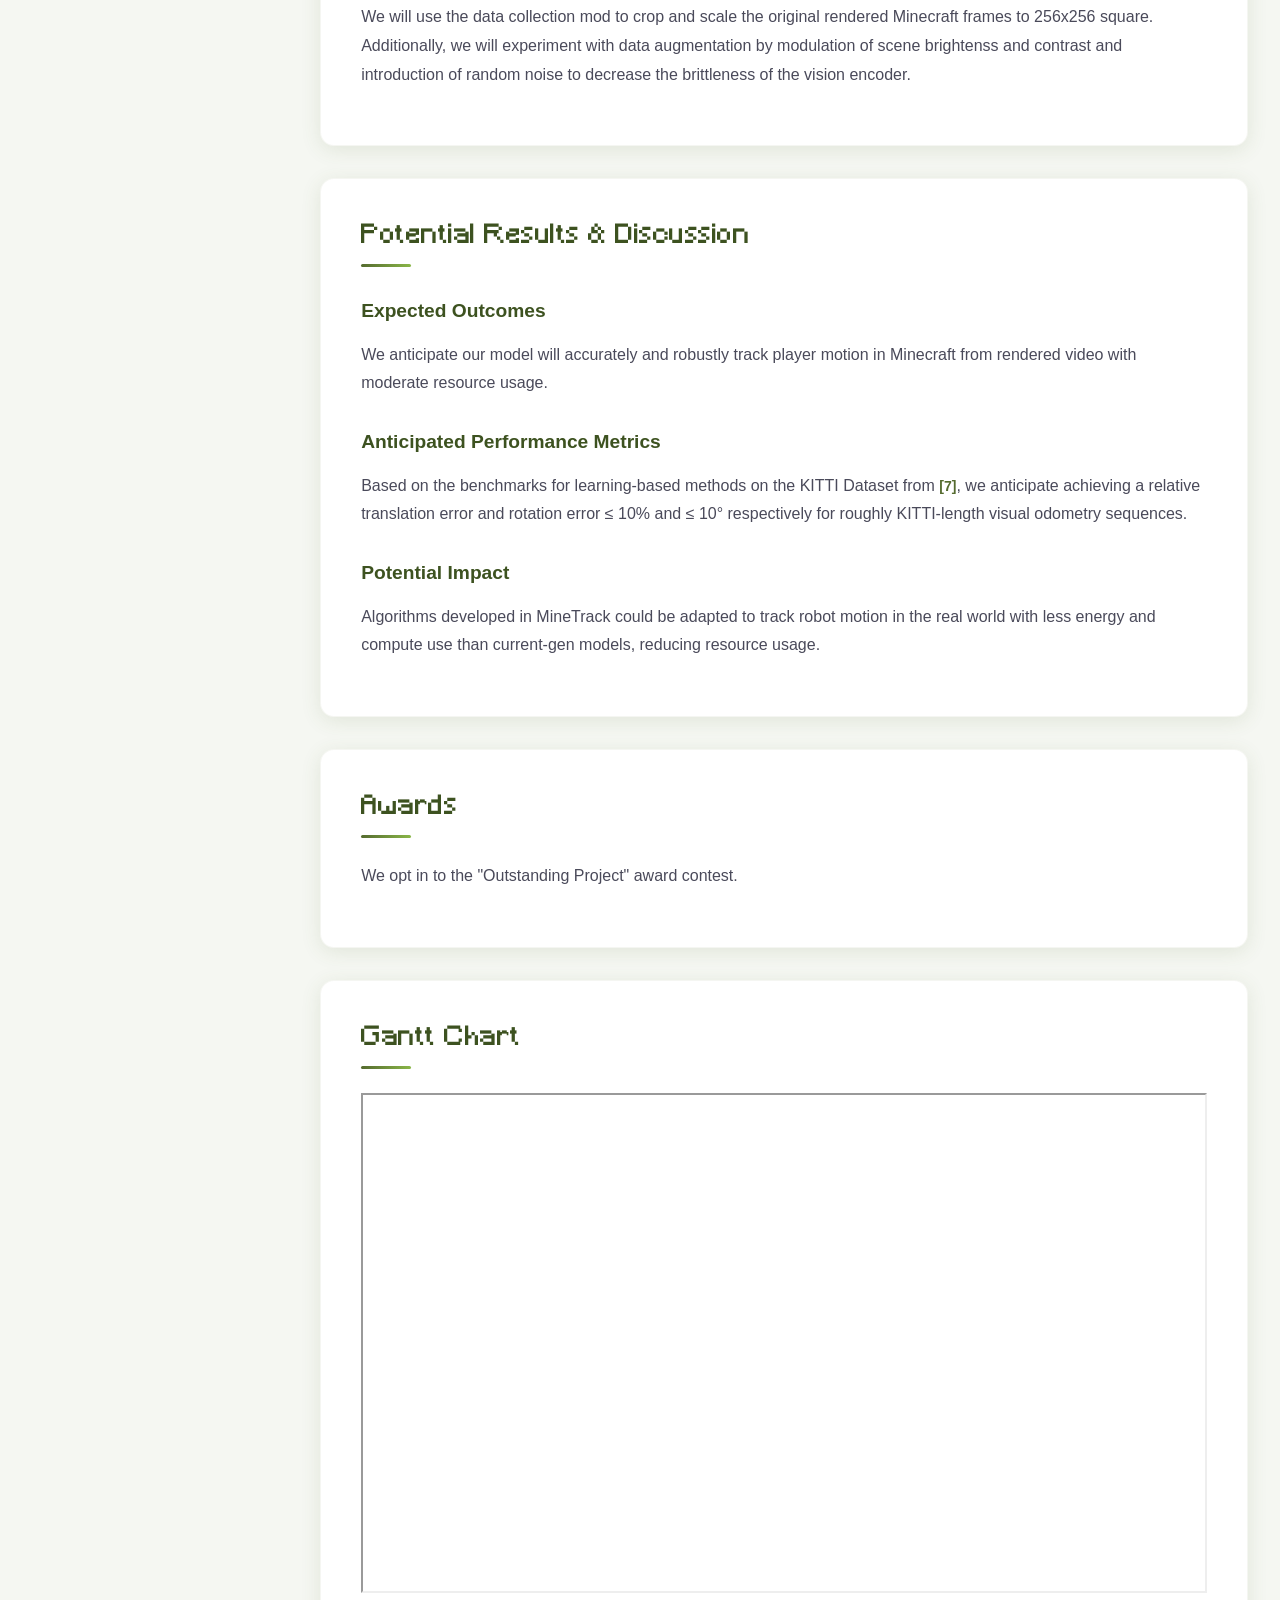
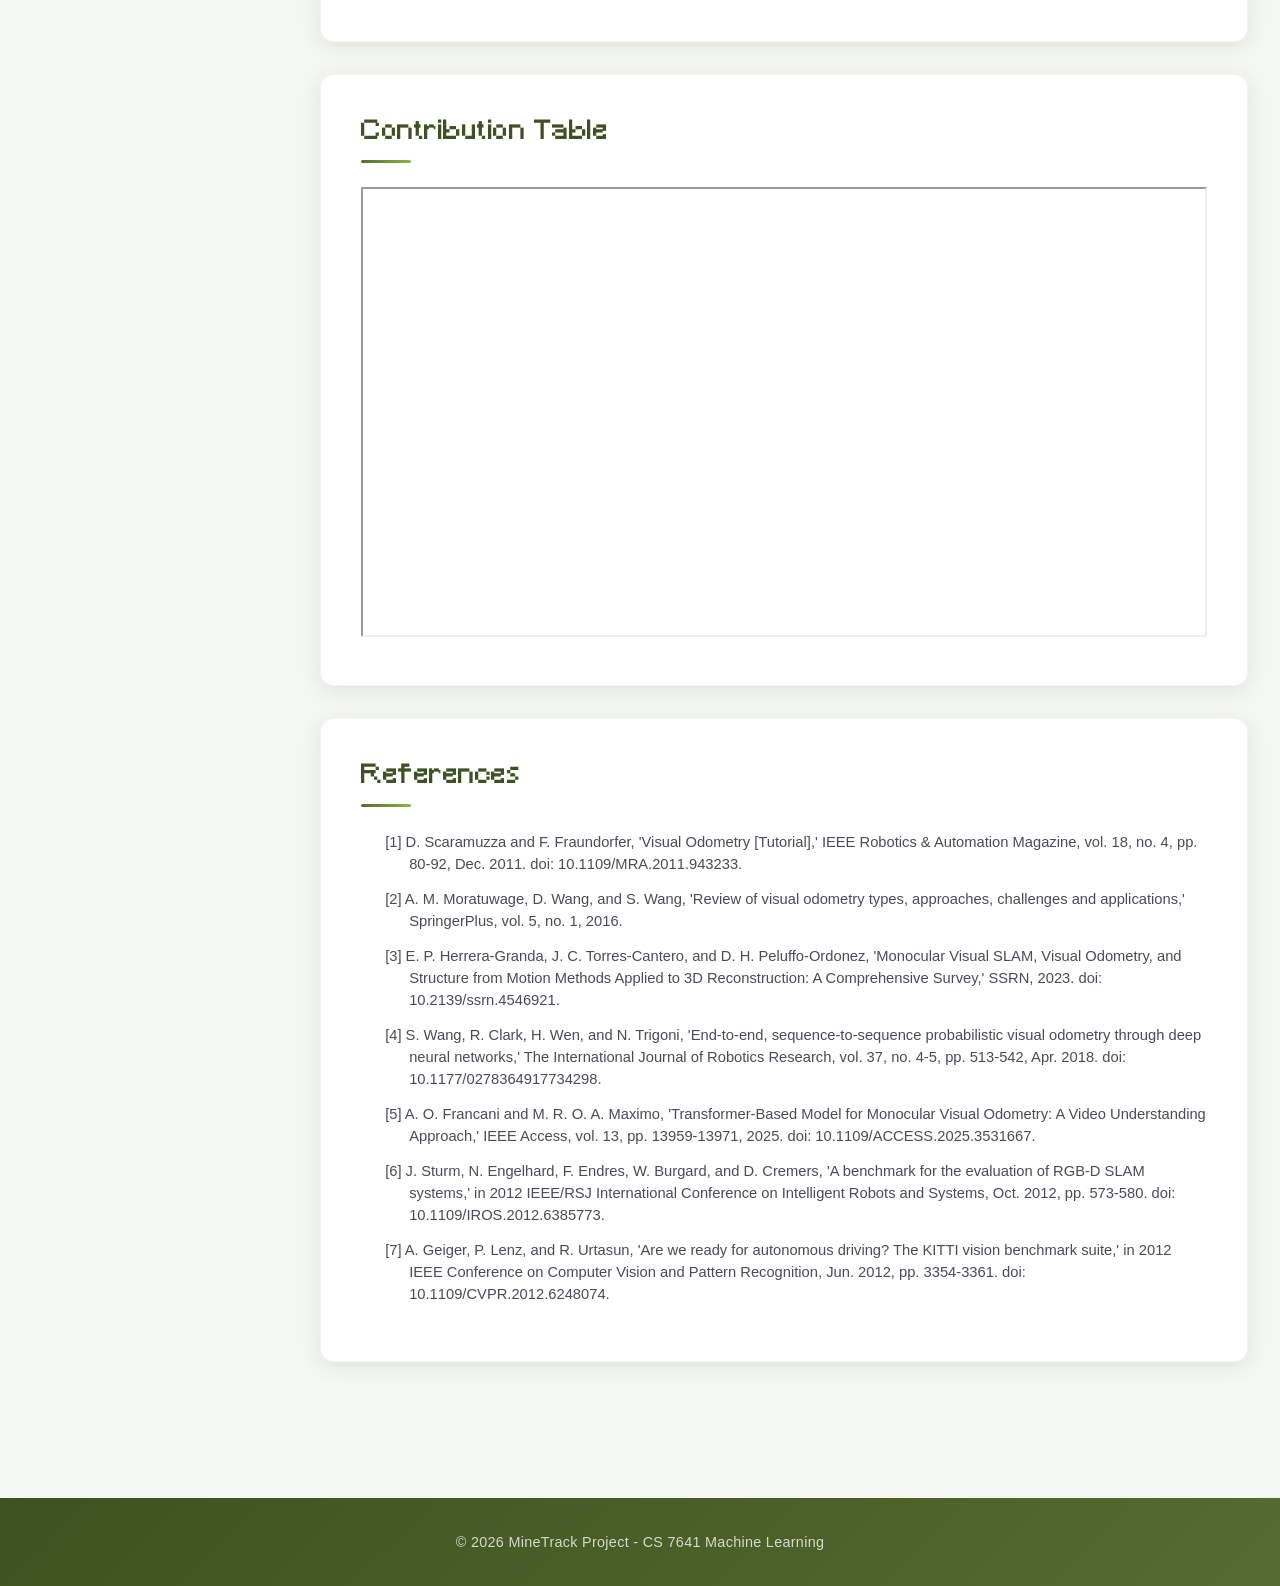
<file: proposal.html>
<!DOCTYPE html>
<html lang="en">
<head>
    <meta charset="UTF-8">
    <meta name="viewport" content="width=device-width, initial-scale=1.0">
    <title>Proposal - MineTrack</title>
    <link rel="stylesheet" href="style.css">
    <script src="script.js" defer></script>
</head>
<body class="report-page">

    <nav>
        <div class="container">
            <a href="index.html" class="nav-brand">MineTrack</a>
            <ul>
                <li><a href="index.html">Home</a></li>
                <li><a href="overview.html">Overview</a></li>
                <li class="nav-dropdown">
                    <button type="button" class="archive-toggle nav-dropdown-toggle" data-archive-toggle aria-expanded="false" aria-controls="archive-panel">
                        <span data-archive-label>Archive</span>
                        <svg class="archive-toggle-icon" viewBox="0 0 24 24" width="16" height="16" aria-hidden="true">
                            <path fill="currentColor" d="M7 10l5 5 5-5z"/>
                        </svg>
                    </button>
                    <div class="archive-panel nav-dropdown-panel" id="archive-panel" data-archive-panel hidden>
                        <a href="proposal.html" class="archive-panel-link">Proposal</a>
                        <a href="midterm.html" class="archive-panel-link">Midterm Checkpoint</a>
                    </div>
                </li>
            </ul>
        </div>
    </nav>

    <main>
        <div class="report-shell">
            <aside class="report-sidebar fade-in">
                <div data-scrollspy></div>
            </aside>

            <div class="report-main" data-report-content>
                <section class="report-page-title fade-in">
                    <h1>Proposal</h1>
                </section>

                <section class="content-panel fade-in" id="introduction-background" data-spy-section data-nav-label="Introduction">
                    <h2>Introduction &amp; Background</h2>

                    <p>
                        Visual Odometry (VO) is the task of estimating an agent's trajectory from a sequence of images by predicting the relative motion between consecutive frames and composing these transformations over time. Accurate VO is fundamental to robotics and autonomous systems, enabling navigation, localization, and state estimation without external positioning infrastructure.
                    </p>

                    <h4>In the Literature</h4>
                    <p>
                        Classical VO pipelines typically rely on feature detection and matching, and geometric optimization, and are commonly categorized as feature-based or appearance-based methods <span class="cite" data-ref="scaramuzza2011"></span>. While effective, these approaches are prone to drift accumulation and sensitivity to visual ambiguity, particularly in texture-poor or repetitive environments. A recent survey highlights a shift toward learning-based methods that replace hand-engineered features with neural representations, especially in monocular settings where scale and depth ambiguities remain significant challenges <span class="cite" data-ref="moratuwage2016"></span>, <span class="cite" data-ref="monocularsurvey2023"></span>.
                    </p>

                    <h4>The Dataset</h4>
                    <p>
                        To investigate learning-based VO in a controlled and reproducible setting, we introduce MineTrack, a visual odometry dataset and framework built in Minecraft. Using a custom logging mod, we record each frame as an RGB image paired with a time-synchronized 4&times;4 homogeneous transformation matrix representing the player's pose in the world coordinate frame. From these poses, we compute ground-truth relative transformation matrices between consecutive frames. Data collection includes structured motion sequences straight-line translation, in-place rotation, elevation changes, and curved trajectories across forests, plains, villages, caves, and varied terrain. The dataset is still being collected.
                    </p>
                </section>

                <section class="content-panel fade-in" id="problem-definition" data-spy-section data-nav-label="Problem Definition">
                    <h2>Problem Definition</h2>
                    <p>
                        Reliable motion estimation from visual input is a core requirement for autonomous navigation. Visual Odometry estimates trajectory by estimating consecutive transforms between camera poses. MineTrack tackles learning-based visual odometry in a controlled 3D environment. Given two consecutive RGB frames from Minecraft, we aim to predict the relative motion of the agent between frames (translation and rotation). By composing predicted frame-to-frame transforms over time, we reconstruct the full trajectory and measure drift versus ground truth.
                    </p>

                    <h4>Research Question</h4>
                    <p>
                        Do self-supervised visual embeddings learn geometry features that improve downstream relative pose regression and reduce trajectory drift?
                    </p>

                    <h4>Objectives</h4>
                    <ul>
                        <li>Learn compact visual embeddings from played minecraft frames</li>
                        <li>Predict frame to frame motion and translate to trajectories</li>
                        <li>Evaluate trajectory accuracy and drift vs ground truth across varied environments</li>
                    </ul>

                    <h4>Scope</h4>
                    <p>
                        Monocular RGB visual odometry in Minecraft with frame-to-frame pose regression and trajectory reconstruction via transform composition.
                    </p>

                    <h4>Motivation</h4>
                    <p>
                        Minecraft provides easier data collection and a more constrained environment than the real world, allowing for easier model development and testing. Models validated in Minecraft can be transferred to photorealistic simulators with more realistic physics engines and sensor modules, with the ultimate goal being SLAM in real-world environments.
                    </p>
                </section>

                <section class="content-panel fade-in" id="methods" data-spy-section data-nav-label="Methods">
                    <h2>Methods</h2>

                    <h4>Approach Overview</h4>
                    <p>
                        We solve VO as a regression of image-to-image transforms between RGB input images. We propose a two-stage encoder-regressor model to produce vector embeddings from input images and transform outputs from embeddings.
                    </p>

                    <h4>Machine Learning Algorithms</h4>
                    <p>
                        CNN encoders are well-studied and effective for odometry <span class="cite" data-ref="wang2018"></span>. The first stage is a CNN encoder trained as an autoencoder with self-supervision. The second stage uses an MLP to take two embedding vectors from each sequential pair of images and estimate a 3D transform between them, or an RNN ingesting a series of embedding vectors and using its own state to produce a series of output transforms. Vision transformers (ViTs) are also a strong candidate due to their sequential image handling <span class="cite" data-ref="endtoend2025"></span>. Therefore, we also propose a ViT as an alternative to the encoder-regressor pipeline, using image patch embedding and a transformer encoder with pose regression head for output.
                    </p>

                    <h4>Evaluation Strategy</h4>
                    <p>
                        We propose the following Visual Odometry metrics to compare the performance of our various models: Absolute Trajectory Error (ATE) which measures absolute RMS error across the whole trajectory <span class="cite" data-ref="pose"></span>, Relative Pose Error (RPE) which measures local RMS transform accuracy, <span class="cite" data-ref="pose"></span>, and Translation/Rotation error using the KITTI standard <span class="cite" data-ref="kitti"></span>.
                    </p>

                    <h4>Implementation Stack</h4>
                    <ul>
                        <li><strong>Programming Language:</strong> Python for learning, Java for data collection Minecraft mod</li>
                        <li><strong>ML Libraries:</strong> PyTorch</li>
                        <li><strong>Data Processing:</strong> NumPy, Python Image Library (PIL), OpenCV</li>
                        <li><strong>Visualization:</strong> MatPlotLib</li>
                    </ul>
                </section>

                <section class="content-panel fade-in" id="potential-dataset" data-spy-section data-nav-label="Dataset">
                    <h2>Potential Dataset</h2>

                    <h4>Data Sources</h4>
                    <p>
                        Our dataset will come from our custom Minecraft mod, which captures frames and associated pose data from standard Minecraft gameplay. With a few hours of gameplay per team member we will have access to a dataset with millions of labelled images. To ensure adaptability across different biomes in Minecraft worlds we will target a minimum of 20 minutes of unique gameplay per biome.
                    </p>

                    <h4>Data Preprocessing Plan</h4>
                    <p>
                        We will use the data collection mod to crop and scale the original rendered Minecraft frames to 256x256 square. Additionally, we will experiment with data augmentation by modulation of scene brightenss and contrast and introduction of random noise to decrease the brittleness of the vision encoder.
                    </p>
                </section>

                <section class="content-panel fade-in" id="potential-results-discussion" data-spy-section data-nav-label="Potential Results">
                    <h2>Potential Results &amp; Discussion</h2>

                    <h4>Expected Outcomes</h4>
                    <p>
                        We anticipate our model will accurately and robustly track player motion in Minecraft from rendered video with moderate resource usage.
                    </p>

                    <h4>Anticipated Performance Metrics</h4>
                    <p>
                        Based on the benchmarks for learning-based methods on the KITTI Dataset from <span class="cite" data-ref="kitti"></span>, we anticipate achieving a relative translation error and rotation error &le; 10% and &le; 10&deg; respectively for roughly KITTI-length visual odometry sequences.
                    </p>

                    <h4>Potential Impact</h4>
                    <p>
                        Algorithms developed in MineTrack could be adapted to track robot motion in the real world with less energy and compute use than current-gen models, reducing resource usage.
                    </p>
                </section>

                <section class="content-panel fade-in" id="awards" data-spy-section data-nav-label="Awards">
                    <h2>Awards</h2>
                    <p>We opt in to the "Outstanding Project" award contest.</p>
                </section>

                <section class="content-panel fade-in" id="gantt-chart" data-spy-section data-nav-label="Gantt Chart">
                    <h2>Gantt Chart</h2>
                    <iframe src="https://docs.google.com/spreadsheets/d/e/2PACX-1vSwMRUYYZHdZFkT4o_maTiItvI8GCN0Fj8evmmvVcnEWApAuN-rOlwJ7V2wSFuOag/pubhtml?gid=1511207567&amp;single=true&amp;headers=false&amp;chrome=false&amp;widget=false" style="width: 100%; height: 500px"></iframe>
                </section>

                <section class="content-panel fade-in" id="contribution-table" data-spy-section data-nav-label="Contributions">
                    <h2>Contribution Table</h2>
                    <iframe src="https://docs.google.com/spreadsheets/d/e/2PACX-1vRvOF2WKPEOyOUuTDDgSeGbIw96JE5M8ZzlW-sfCej8hOEcK6tyabCRgvnmn-oqPida8Oj5KZMi8A2q/pubhtml?gid=0&amp;single=true&amp;chrome=false&amp;widget=false" style="width: 100%; height: 450px"></iframe>
                </section>

                <section class="content-panel fade-in" id="references" data-spy-section data-nav-label="References">
                    <h2>References</h2>
                    <ul id="bibliography-list" class="references-list"></ul>
                </section>
            </div>
        </div>
    </main>

    <footer>
        <div class="container">
            <p>&copy; 2026 MineTrack Project - CS 7641 Machine Learning</p>
        </div>
    </footer>
</body>
</html>
</file>
<file: style.css>
/* ===== CSS Custom Properties ===== */
:root {
    --green-dark: #3d5220;
    --green-primary: #556b2f;
    --green-medium: #6b8f37;
    --green-light: #8ab648;
    --green-pale: #e8f0d8;
    --bg-body: #f5f7f2;
    --bg-card: #ffffff;
    --text-primary: #1a1a2e;
    --text-secondary: #4a4a5a;
    --text-muted: #7a7a8a;
    --shadow-sm: 0 2px 8px rgba(85, 107, 47, 0.08);
    --shadow-md: 0 4px 20px rgba(85, 107, 47, 0.12);
    --shadow-lg: 0 12px 40px rgba(85, 107, 47, 0.18);
    --shadow-hover: 0 8px 30px rgba(85, 107, 47, 0.22);
    --radius-sm: 8px;
    --radius-md: 14px;
    --radius-lg: 20px;
    --transition-fast: 0.2s cubic-bezier(0.4, 0, 0.2, 1);
    --transition-smooth: 0.35s cubic-bezier(0.4, 0, 0.2, 1);
    --font-body: 'Inter', 'Segoe UI', 'Roboto', 'Helvetica Neue', Arial, sans-serif;
    --font-minecraft: 'Minecraft', 'Press Start 2P', monospace;
}

/* ===== Reset & Base ===== */
@font-face {
    font-family: 'Minecraft';
    src: url('fonts/Minecraft.ttf') format('truetype');
    font-weight: normal;
    font-style: normal;
}

@import url('https://fonts.googleapis.com/css2?family=Inter:wght@300;400;500;600;700;800&display=swap');

*, *::before, *::after {
    margin: 0;
    padding: 0;
    box-sizing: border-box;
}

html {
    scroll-behavior: smooth;
}

body,
body.report-page {
    font-family: var(--font-body);
    line-height: 1.7;
    color: var(--text-primary);
    background-color: var(--bg-body);
    -webkit-font-smoothing: antialiased;
    -moz-osx-font-smoothing: grayscale;
}

.container {
    max-width: 1280px;
    margin: 0 auto;
    padding: 0 24px;
}

/* ===== Scroll Animations ===== */
.fade-in {
    opacity: 0;
    transform: translateY(24px);
    transition: opacity 0.6s cubic-bezier(0.22, 1, 0.36, 1),
                transform 0.6s cubic-bezier(0.22, 1, 0.36, 1);
}

.fade-in.visible {
    opacity: 1;
    transform: translateY(0);
}

.fade-delay-1 { transition-delay: 0.1s; }
.fade-delay-2 { transition-delay: 0.2s; }
.fade-delay-3 { transition-delay: 0.3s; }
.fade-delay-4 { transition-delay: 0.4s; }

.minecraft-title {
    font-family: var(--font-minecraft);
    font-weight: 400;
    text-shadow: 2px 2px 0 rgba(0, 0, 0, 0.15);
    letter-spacing: 1px;
}

/* ===== Content Panels ===== */
.content-panel {
    background-color: var(--bg-card);
    border-radius: var(--radius-md);
    padding: 2.5rem;
    margin: 2rem 0;
    box-shadow: var(--shadow-md);
    border: 1px solid rgba(85, 107, 47, 0.06);
    transition: box-shadow var(--transition-smooth), transform var(--transition-smooth);
    position: relative;
    overflow: hidden;
}

.content-panel::before {
    content: '';
    position: absolute;
    top: 0;
    left: 0;
    width: 4px;
    height: 100%;
    background: linear-gradient(180deg, var(--green-light), var(--green-primary));
    border-radius: 4px 0 0 4px;
    opacity: 0;
    transition: opacity var(--transition-smooth);
}

.content-panel:hover {
    box-shadow: var(--shadow-hover);
    transform: translateY(-2px);
}

.content-panel:hover::before {
    opacity: 1;
}

.content-panel h2 {
    color: var(--green-dark);
    border-bottom: none;
    padding-bottom: 0.75rem;
    margin-bottom: 1.5rem;
    font-family: var(--font-minecraft);
    font-size: 1.6rem;
    font-weight: 400;
    position: relative;
    letter-spacing: 0.5px;
    line-height: 1.4;
}

.content-panel h2::after {
    content: '';
    position: absolute;
    bottom: 0;
    left: 0;
    width: 50px;
    height: 3px;
    background: linear-gradient(90deg, var(--green-primary), var(--green-light));
    border-radius: 3px;
    transition: width var(--transition-smooth);
}

.content-panel:hover h2::after {
    width: 80px;
}

.content-panel h3 {
    color: var(--green-primary);
    margin-top: 2rem;
    margin-bottom: 1rem;
    font-weight: 600;
}

.content-panel h4 {
    color: var(--green-dark);
    margin-top: 1.75rem;
    margin-bottom: 0.8rem;
    font-weight: 600;
    font-size: 1.2rem;
}

.content-panel p {
    margin-bottom: 1rem;
    color: var(--text-secondary);
    line-height: 1.8;
}

.content-panel ul,
.content-panel ol {
    margin-left: 1.5rem;
    margin-bottom: 1rem;
}

.content-panel li {
    margin-bottom: 0.5rem;
    color: var(--text-secondary);
    line-height: 1.7;
}

.content-panel li::marker {
    color: var(--green-medium);
}

/* ===== Figure Layouts ===== */
.report-figure {
    margin: 1.5rem 0 1.75rem;
}

.report-figure img {
    display: block;
    width: 100%;
    height: auto;
    border-radius: var(--radius-sm);
    box-shadow: var(--shadow-soft);
}

.clickable-image {
    cursor: zoom-in;
}

.clickable-image:focus-visible {
    outline: 3px solid rgba(107, 143, 55, 0.45);
    outline-offset: 4px;
}

.image-lightbox {
    position: fixed;
    inset: 0;
    z-index: 5000;
    display: grid;
    place-items: center;
    padding: 0;
    opacity: 0;
    pointer-events: none;
    transition: opacity var(--transition-smooth);
}

.image-lightbox.is-open {
    opacity: 1;
    pointer-events: auto;
}

.image-lightbox-backdrop {
    position: absolute;
    inset: 0;
    background: rgba(10, 16, 12, 0.72);
    backdrop-filter: blur(10px);
    -webkit-backdrop-filter: blur(10px);
}

.image-lightbox-panel {
    position: relative;
    z-index: 1;
    width: 90vw;
    max-height: 100vh;
    padding: 0;
    border-radius: 0;
    background: transparent;
    box-shadow: none;
    transform: scale(0.96) translateY(10px);
    transition: transform var(--transition-smooth);
}

.image-lightbox.is-open .image-lightbox-panel {
    transform: scale(1) translateY(0);
}

.image-lightbox-image {
    display: block;
    width: 100%;
    max-height: calc(100vh - 1rem);
    object-fit: contain;
    border-radius: var(--radius-md);
    background: transparent;
    transform: scale(var(--lightbox-zoom-scale, 1));
    transform-origin: var(--lightbox-origin-x, 50%) var(--lightbox-origin-y, 50%);
    transition: transform var(--transition-fast);
    cursor: zoom-in;
    will-change: transform;
}

.image-lightbox-image.can-zoom-out {
    cursor: zoom-out;
}

.image-lightbox-close {
    position: fixed;
    top: 0.75rem;
    right: 1rem;
    z-index: 5002;
    width: auto;
    height: auto;
    border: 0;
    border-radius: 0;
    background: transparent;
    color: #ffffff;
    font-size: 2rem;
    font-weight: 300;
    line-height: 1;
    cursor: pointer;
    box-shadow: none;
    transition: opacity var(--transition-fast);
}

.image-lightbox-close:hover {
    opacity: 0.7;
}

body.lightbox-open {
    overflow: hidden;
}

.report-figure figcaption {
    margin-top: 0.75rem;
    text-align: center;
    font-style: italic;
    color: var(--text-secondary);
    line-height: 1.6;
}

.figure-pair-block {
    margin: 1.25rem 0 1.5rem;
}

.figure-pair-grid {
    display: grid;
    grid-template-columns: repeat(2, minmax(0, 1fr));
    gap: 1rem;
}

.figure-pair-grid img {
    width: 100%;
    height: auto;
    display: block;
    border-radius: var(--radius-sm);
}

.figure-pair-block figcaption,
.figure-cell figcaption {
    margin-top: 0.6rem;
    text-align: center;
    font-style: italic;
    color: var(--text-secondary);
}

.figure-pair-separate-captions {
    margin: 1.25rem 0 1.5rem;
}

.figure-cell {
    margin: 0;
}

@media (max-width: 900px) {
    .figure-pair-grid {
        grid-template-columns: 1fr;
    }
}

/* ===== Header ===== */
header {
    background-color: var(--bg-card);
    color: var(--green-primary);
    padding: 2rem 0;
    text-align: center;
    box-shadow: var(--shadow-sm);
}

header h1 {
    font-size: 2.5rem;
    font-weight: 700;
    margin-bottom: 0.5rem;
    letter-spacing: -0.5px;
}

.subtitle {
    font-size: 1.1rem;
    color: var(--text-muted);
    font-weight: 400;
}

/* ===== Navigation ===== */
nav {
    background-color: rgba(255, 255, 255, 0.92);
    backdrop-filter: blur(16px);
    -webkit-backdrop-filter: blur(16px);
    padding: 0;
    box-shadow: 0 1px 0 rgba(85, 107, 47, 0.08);
    position: sticky;
    top: 0;
    z-index: 1000;
    transition: box-shadow var(--transition-smooth);
}

nav.scrolled {
    box-shadow: var(--shadow-md);
}

nav .container {
    display: flex;
    align-items: center;
    justify-content: space-between;
    padding-top: 0;
    padding-bottom: 0;
}

.nav-brand {
    font-family: var(--font-minecraft);
    font-size: 1.25rem;
    color: var(--green-primary);
    text-decoration: none;
    letter-spacing: 1px;
    padding: 1rem 0;
    transition: color var(--transition-fast);
}

.nav-brand:hover {
    color: var(--green-medium);
}

nav ul {
    list-style: none;
    display: flex;
    align-items: center;
    gap: 0.5rem;
}

nav li {
    margin: 0;
}

.nav-dropdown {
    position: relative;
}

.nav-dropdown-toggle {
    appearance: none;
    border: 0;
    background: transparent;
    font: inherit;
    cursor: pointer;
    display: inline-flex;
    align-items: center;
    gap: 0.35rem;
}

.nav-dropdown-toggle::after {
    display: none;
}

.nav-dropdown-panel {
    position: absolute;
    top: calc(100% + 0.55rem);
    right: 0;
    z-index: 1200;
    min-width: 210px;
    padding: 0.45rem;
    border-radius: var(--radius-md);
    background: rgba(255, 255, 255, 0.98);
    border: 1px solid rgba(85, 107, 47, 0.12);
    box-shadow: var(--shadow-lg);
    display: flex;
    flex-direction: column;
    gap: 0.4rem;
}

nav a {
    color: var(--text-secondary);
    text-decoration: none;
    padding: 0.6rem 1.2rem;
    border-radius: var(--radius-sm);
    transition: all var(--transition-fast);
    font-weight: 500;
    font-size: 0.95rem;
    position: relative;
}

nav a::after {
    content: '';
    position: absolute;
    bottom: 4px;
    left: 50%;
    transform: translateX(-50%) scaleX(0);
    width: 20px;
    height: 2px;
    background-color: var(--green-primary);
    border-radius: 2px;
    transition: transform var(--transition-fast);
}

nav a:hover {
    color: var(--green-primary);
    background-color: var(--green-pale);
}

nav a.active {
    color: var(--green-primary);
    font-weight: 600;
    background-color: transparent;
}

nav a.active::after {
    transform: translateX(-50%) scaleX(1);
}

/* ===== Main Content ===== */
main {
    min-height: calc(100vh - 160px);
    padding: 2.5rem 0;
}

/* ===== Landing Page ===== */
.landing-container {
    max-width: 1200px;
    margin: 0 auto;
    padding: 0 24px;
}

.hero-landing {
    display: flex;
    flex-direction: column;
    align-items: center;
    justify-content: center;
    min-height: 82vh;
    text-align: center;
    gap: 2.5rem;
}

.hero-content {
    max-width: 750px;
}

.hero-title {
    font-family: var(--font-minecraft);
    font-size: 3.8rem;
    font-weight: 400;
    background: linear-gradient(135deg, var(--green-dark) 0%, var(--green-medium) 50%, var(--green-light) 100%);
    -webkit-background-clip: text;
    -webkit-text-fill-color: transparent;
    background-clip: text;
    margin-bottom: 1.25rem;
    letter-spacing: 3px;
    line-height: 1.2;
    animation: titleFadeIn 1s cubic-bezier(0.22, 1, 0.36, 1) forwards;
}

@keyframes titleFadeIn {
    from {
        opacity: 0;
        transform: translateY(20px);
    }
    to {
        opacity: 1;
        transform: translateY(0);
    }
}

.hero-subtitle {
    font-size: 1.35rem;
    color: var(--text-secondary);
    margin-bottom: 0.75rem;
    font-weight: 400;
    line-height: 1.6;
    animation: subtitleFadeIn 1s 0.2s cubic-bezier(0.22, 1, 0.36, 1) both;
}

@keyframes subtitleFadeIn {
    from {
        opacity: 0;
        transform: translateY(14px);
    }
    to {
        opacity: 1;
        transform: translateY(0);
    }
}

.hero-description {
    font-size: 1.05rem;
    color: var(--text-muted);
    font-weight: 400;
    letter-spacing: 0.5px;
    animation: subtitleFadeIn 1s 0.35s cubic-bezier(0.22, 1, 0.36, 1) both;
}

.hero-logo {
    max-width: 720px;
    width: 100%;
    height: auto;
    margin-bottom: 1.25rem;
    image-rendering: pixelated;
    filter: drop-shadow(0 4px 16px rgba(85, 107, 47, 0.35));
    animation: titleFadeIn 1s cubic-bezier(0.22, 1, 0.36, 1) forwards;
}

.visual-showcase {
    width: 100%;
    max-width: 820px;
    margin: 1rem 0;
    animation: subtitleFadeIn 1s 0.5s cubic-bezier(0.22, 1, 0.36, 1) both;
}

.placeholder-visual {
    background: linear-gradient(135deg, var(--green-dark) 0%, var(--green-primary) 40%, var(--green-medium) 100%);
    border-radius: var(--radius-lg);
    padding: 3.5rem;
    box-shadow: var(--shadow-lg);
    min-height: 360px;
    display: flex;
    align-items: center;
    justify-content: center;
    position: relative;
    overflow: hidden;
    transition: transform var(--transition-smooth), box-shadow var(--transition-smooth);
}

.placeholder-visual:hover {
    box-shadow: 0 16px 50px rgba(85, 107, 47, 0.25);
}

.placeholder-visual::before {
    content: '';
    position: absolute;
    inset: 0;
    background: url('data:image/svg+xml,<svg xmlns="http://www.w3.org/2000/svg" viewBox="0 0 100 100"><defs><pattern id="grid" width="10" height="10" patternUnits="userSpaceOnUse"><path d="M 10 0 L 0 0 0 10" fill="none" stroke="%23ffffff" stroke-width="0.5" opacity="0.1"/></pattern></defs><rect width="100" height="100" fill="url(%23grid)"/></svg>') repeat;
    opacity: 0.3;
}

.placeholder-visual::after {
    content: '';
    position: absolute;
    top: -40%;
    right: -20%;
    width: 400px;
    height: 400px;
    background: radial-gradient(circle, rgba(255, 255, 255, 0.08) 0%, transparent 70%);
    border-radius: 50%;
    pointer-events: none;
}

.visual-content {
    position: relative;
    z-index: 1;
    color: white;
    text-align: center;
    width: 100%;
}

.showcase-gif {
    width: 100%;
    border-radius: var(--radius-lg);
    display: block;
    object-fit: cover;
    box-shadow: var(--shadow-lg);
}

.plot-placeholder {
    display: flex;
    flex-direction: column;
    align-items: center;
    gap: 1.25rem;
}

.animated-dots {
    display: flex;
    gap: 1rem;
    margin-bottom: 1rem;
}

.dot {
    width: 14px;
    height: 14px;
    border-radius: 50%;
    background-color: rgba(255, 255, 255, 0.9);
    animation: dotPulse 2s infinite;
}

.dot:nth-child(2) { animation-delay: 0.4s; }
.dot:nth-child(3) { animation-delay: 0.8s; }

@keyframes dotPulse {
    0%, 100% {
        opacity: 0.25;
        transform: scale(1);
    }
    50% {
        opacity: 1;
        transform: scale(1.3);
    }
}

.visual-content p {
    font-size: 1.3rem;
    font-weight: 600;
    margin: 0;
    letter-spacing: 0.3px;
}

.visual-content small {
    font-size: 0.95rem;
    opacity: 0.7;
    font-weight: 300;
}

/* ===== Action Buttons ===== */
.action-buttons {
    display: flex;
    gap: 1.25rem;
    justify-content: center;
    flex-wrap: wrap;
    animation: subtitleFadeIn 1s 0.65s cubic-bezier(0.22, 1, 0.36, 1) both;
}

.btn {
    display: inline-flex;
    align-items: center;
    gap: 0.6rem;
    padding: 0.85rem 2rem;
    text-decoration: none;
    border-radius: var(--radius-sm);
    font-weight: 600;
    font-size: 0.95rem;
    transition: all var(--transition-smooth);
    min-width: 180px;
    justify-content: center;
    cursor: pointer;
    letter-spacing: 0.2px;
}

.btn:hover {
    transform: translateY(-3px);
}

.btn-github {
    background-color: #24292e;
    color: white;
    border: 2px solid #24292e;
    box-shadow: 0 4px 14px rgba(36, 41, 46, 0.2);
}

.btn-github:hover {
    background-color: #2f363d;
    border-color: #2f363d;
    box-shadow: 0 8px 24px rgba(36, 41, 46, 0.3);
}

.btn-primary {
    background: linear-gradient(135deg, var(--green-primary), var(--green-medium));
    color: white;
    border: 2px solid transparent;
    box-shadow: 0 4px 14px rgba(85, 107, 47, 0.25);
}

.btn-primary:hover {
    box-shadow: 0 8px 24px rgba(85, 107, 47, 0.35);
    background: linear-gradient(135deg, var(--green-medium), var(--green-light));
}

.github-icon, .arrow-icon, .archive-toggle-icon {
    flex-shrink: 0;
}

.arrow-icon,
.archive-toggle-icon {
    transition: transform var(--transition-fast);
}

.btn-primary:hover .arrow-icon {
    transform: translateX(4px);
}

.archive-toggle {
    display: inline-flex;
    align-items: center;
    justify-content: center;
    gap: 0.5rem;
    padding: 0.8rem 1.2rem;
    border-radius: 999px;
    border: 1px solid rgba(85, 107, 47, 0.16);
    background: rgba(255, 255, 255, 0.82);
    color: var(--green-dark);
    font-weight: 600;
    font-size: 0.95rem;
    cursor: pointer;
    box-shadow: var(--shadow-sm);
    transition: background-color var(--transition-fast), box-shadow var(--transition-fast), transform var(--transition-fast);
}

.archive-toggle:hover {
    background: rgba(255, 255, 255, 0.96);
    box-shadow: var(--shadow-md);
    transform: translateY(-2px);
}

.nav-dropdown-toggle.archive-toggle {
    width: 100%;
    justify-content: space-between;
    padding: 0.6rem 1rem;
    border-radius: var(--radius-sm);
    background: transparent;
    box-shadow: none;
    color: var(--text-secondary);
}

.nav-dropdown-toggle.archive-toggle:hover,
.nav-dropdown-toggle.archive-toggle[aria-expanded="true"] {
    background: var(--green-pale);
    color: var(--green-primary);
    box-shadow: none;
    transform: none;
}

.nav-dropdown-toggle.archive-toggle.active {
    background: var(--green-pale);
    color: var(--green-primary);
    font-weight: 600;
}

.nav-dropdown-toggle.archive-toggle[aria-expanded="true"] .archive-toggle-icon {
    transform: rotate(180deg);
}

.nav-dropdown-panel[hidden] {
    display: none;
}

.nav-dropdown-panel .archive-panel-link {
    margin-top: 0;
    padding: 0.65rem 0.85rem;
    border-radius: 10px;
}

.archive-toggle[aria-expanded="true"] .archive-toggle-icon {
    transform: rotate(180deg);
}

.archive-panel {
    margin-top: 0.8rem;
    overflow: hidden;
    max-height: 0;
    opacity: 0;
    transition: max-height 0.26s ease, opacity 0.22s ease;
}

.archive-panel.open {
    opacity: 1;
}

.archive-panel-link {
    display: block;
    text-decoration: none;
    color: var(--green-dark);
    background: rgba(255, 255, 255, 0.9);
    border: 1px solid rgba(85, 107, 47, 0.1);
    box-shadow: var(--shadow-sm);
    padding: 0.9rem 1rem;
    margin-top: 0.5rem;
    border-radius: var(--radius-md);
    transition: background-color var(--transition-fast), transform var(--transition-fast);
}

.archive-panel-link:hover {
    background: white;
    transform: translateY(-2px);
}

.archive-links {
    display: flex;
    flex-wrap: wrap;
    gap: 0.85rem;
}

.archive-chip {
    display: inline-flex;
    align-items: center;
    justify-content: center;
    gap: 0.45rem;
    padding: 0.65rem 1rem;
    border-radius: 999px;
    text-decoration: none;
    color: var(--green-dark);
    background: var(--green-pale);
    border: 1px solid rgba(85, 107, 47, 0.12);
    font-weight: 600;
    transition: transform var(--transition-fast), box-shadow var(--transition-fast), background-color var(--transition-fast);
}

.archive-chip:hover {
    transform: translateY(-2px);
    box-shadow: var(--shadow-sm);
    background-color: #f0f6e1;
}

/* ===== Section Styling ===== */
section {
    margin-bottom: 2rem;
}

section h3 {
    font-size: 1.8rem;
    color: var(--text-primary);
    margin-bottom: 1.5rem;
    border-bottom: 2px solid var(--green-pale);
    padding-bottom: 0.5rem;
}

section h4 {
    font-size: 1.3rem;
    color: var(--text-primary);
    margin: 1.5rem 0 1rem 0;
}

/* ===== Quick Links ===== */
.quick-links ul {
    list-style: none;
}

.quick-links li {
    margin: 0.7rem 0;
}

.quick-links a {
    color: var(--green-primary);
    text-decoration: none;
    font-size: 1.05rem;
    border-left: 3px solid var(--green-pale);
    padding: 0.4rem 1rem;
    display: block;
    transition: all var(--transition-fast);
    border-radius: 0 var(--radius-sm) var(--radius-sm) 0;
}

.quick-links a:hover {
    color: var(--green-dark);
    border-left-color: var(--green-primary);
    background-color: var(--green-pale);
    padding-left: 1.4rem;
}

/* ===== Report Layout ===== */
.report-shell {
    display: grid;
    grid-template-columns: minmax(220px, 260px) minmax(0, 1fr);
    gap: clamp(1.25rem, 2.2vw, 2.75rem);
    align-items: start;
    width: min(100%, 1720px);
    margin: 0 auto;
    padding: 0 clamp(16px, 2.5vw, 32px);
}

.report-sidebar {
    position: sticky;
    top: 6rem;
    align-self: start;
    padding-top: 0.75rem;
}

.report-sidebar [data-scrollspy] {
    width: 100%;
}

.scrollspy-track {
    max-height: calc(100vh - 8rem);
    overflow-y: auto;
    scrollbar-width: none;
    -ms-overflow-style: none;
    padding-right: 0.25rem;
}

.scrollspy-track::-webkit-scrollbar {
    display: none;
}

.scrollspy-list {
    list-style: none;
    margin: 0;
    padding: 0;
    display: flex;
    flex-direction: column;
    gap: 0.2rem;
}

.scrollspy-list a {
    display: block;
    text-decoration: none;
    color: var(--text-secondary);
    padding: 0.55rem 0.8rem 0.55rem 0;
    border-left: 3px solid transparent;
    padding-left: 0.8rem;
    transition: color var(--transition-fast), border-color var(--transition-fast), transform var(--transition-fast);
}

.scrollspy-list a:hover {
    color: var(--green-dark);
    border-left-color: rgba(107, 143, 55, 0.45);
    transform: translateX(2px);
}

.scrollspy-list a.active {
    color: var(--green-dark);
    border-left-color: var(--green-primary);
    font-weight: 700;
}

.scrollspy-list .scrollspy-subsection {
    padding-left: 1.8rem;
    font-size: 0.92rem;
    color: var(--text-muted);
}

.report-main {
    min-width: 0;
    width: 100%;
    max-width: 1280px;
    margin: 0 auto;
}

.report-page-title {
    margin-bottom: 1rem;
}

.report-page-title h1 {
    font-family: var(--font-minecraft);
    font-size: 2rem;
    color: var(--green-dark);
    line-height: 1.4;
}

.report-placeholder {
    margin-top: 1.25rem;
    padding: 1rem 1.1rem;
    border-radius: var(--radius-sm);
    background: linear-gradient(180deg, rgba(232, 240, 216, 0.55), rgba(232, 240, 216, 0.24));
    border: 1px dashed rgba(85, 107, 47, 0.28);
}

.report-placeholder p:last-child {
    margin-bottom: 0;
}

.gantt-card {
    margin-top: 1.25rem;
    padding: 1.25rem;
    border-radius: var(--radius-md);
    background: linear-gradient(180deg, rgba(248, 250, 244, 0.96), rgba(239, 245, 227, 0.92));
    border: 1px solid rgba(85, 107, 47, 0.12);
    box-shadow: var(--shadow-sm);
}

.gantt-card-header {
    display: flex;
    justify-content: space-between;
    align-items: flex-start;
    gap: 1rem;
    margin-bottom: 1rem;
}

.gantt-card-header h3 {
    margin: 0.2rem 0 0.35rem;
    color: var(--green-dark);
    font-size: 1.15rem;
}

.gantt-eyebrow {
    margin-bottom: 0;
    color: var(--green-primary);
    font-size: 0.82rem;
    font-weight: 700;
    text-transform: uppercase;
    letter-spacing: 0.12em;
}

.gantt-summary {
    margin-bottom: 0;
    max-width: 60ch;
}

.gantt-download {
    flex-shrink: 0;
    display: inline-flex;
    align-items: center;
    justify-content: center;
    min-height: 2.75rem;
    padding: 0.55rem 1rem;
    border-radius: 999px;
    background: linear-gradient(135deg, var(--green-primary), var(--green-light));
    color: #ffffff;
    font-weight: 600;
    text-decoration: none;
    box-shadow: var(--shadow-sm);
    transition: transform var(--transition-fast), box-shadow var(--transition-fast);
}

.gantt-download:hover {
    transform: translateY(-1px);
    box-shadow: var(--shadow-md);
}

.gantt-legend {
    display: flex;
    flex-wrap: wrap;
    gap: 0.75rem 1rem;
    margin-bottom: 1rem;
    color: var(--text-secondary);
    font-size: 0.92rem;
}

.gantt-legend-item {
    display: inline-flex;
    align-items: center;
    gap: 0.45rem;
}

.gantt-swatch {
    width: 0.8rem;
    height: 0.8rem;
    border-radius: 999px;
}

.gantt-swatch.proposal {
    background: linear-gradient(135deg, #9ac45a, #708f39);
}

.gantt-swatch.midterm {
    background: linear-gradient(135deg, #7a9d43, #58742c);
}

.gantt-swatch.final {
    background: linear-gradient(135deg, #4c6e2b, #35501f);
}

.gantt-track-shell {
    max-height: 30rem;
    overflow: auto;
    padding: 0 0.25rem 0.25rem 0;
    scrollbar-gutter: stable;
}

.gantt-chart {
    min-width: 760px;
}

.gantt-chart-header,
.gantt-row {
    display: grid;
    grid-template-columns: minmax(200px, 250px) minmax(500px, 1fr);
    gap: 0.65rem;
    align-items: stretch;
}

.gantt-chart-header {
    position: sticky;
    top: 0;
    z-index: 2;
    background: linear-gradient(180deg, rgba(248, 250, 244, 0.98), rgba(248, 250, 244, 0.94));
    margin-bottom: 0.35rem;
    padding-bottom: 0.25rem;
    border-bottom: 1px solid rgba(85, 107, 47, 0.14);
}

.gantt-task-heading {
    align-self: end;
    color: var(--green-dark);
    font-weight: 700;
    letter-spacing: 0.02em;
}

.gantt-week-labels,
.gantt-track {
    display: grid;
    grid-template-columns: repeat(13, minmax(0, 1fr));
    gap: 0.24rem;
}

.gantt-week-labels span {
    text-align: center;
    color: var(--text-muted);
    font-size: 0.66rem;
    font-weight: 600;
}

.gantt-row {
    margin-bottom: 0.2rem;
}

.gantt-task-meta {
    display: flex;
    flex-direction: column;
    justify-content: center;
    gap: 0.14rem;
    min-height: 1.9rem;
    padding: 0.12rem 0;
}

.gantt-task-title {
    color: var(--green-dark);
    font-weight: 600;
    line-height: 1.2;
    font-size: 0.84rem;
}

.gantt-task-owner {
    color: var(--text-secondary);
    font-size: 0.72rem;
    line-height: 1.2;
}

.gantt-track {
    position: relative;
    min-height: 1.9rem;
    padding: 0.12rem 0;
    border-radius: 999px;
    background: linear-gradient(90deg, rgba(85, 107, 47, 0.045), rgba(85, 107, 47, 0.02));
    overflow: hidden;
}

.gantt-track::before {
    content: '';
    position: absolute;
    inset: 0;
    background: repeating-linear-gradient(
        90deg,
        transparent,
        transparent calc(100% / 13 - 1px),
        rgba(85, 107, 47, 0.1) calc(100% / 13 - 1px),
        rgba(85, 107, 47, 0.1) calc(100% / 13)
    );
    pointer-events: none;
}

.gantt-bar {
    grid-row: 1;
    display: block;
    align-self: center;
    min-height: 0.72rem;
    border-radius: 999px;
    box-shadow: var(--shadow-sm);
    position: relative;
    z-index: 1;
}

.gantt-bar.proposal {
    background: linear-gradient(135deg, #9fc95f, #72943a);
}

.gantt-bar.midterm {
    background: linear-gradient(135deg, #7e9f44, #5a742d);
}

.gantt-bar.final {
    background: linear-gradient(135deg, #496a28, #324b1f);
}

.gantt-bar::after {
    content: '';
    position: absolute;
    inset: 0;
    border-radius: inherit;
    background: linear-gradient(90deg, rgba(255, 255, 255, 0.2), transparent 65%);
    pointer-events: none;
}

.section-anchor {
    scroll-margin-top: 7rem;
}

.content {
    max-width: 800px;
    margin: 0 auto;
}

.content h2 {
    font-size: 2rem;
    color: var(--green-dark);
    margin-bottom: 1.5rem;
    border-bottom: 3px solid var(--green-primary);
    padding-bottom: 0.5rem;
}

.content p {
    margin-bottom: 1.2rem;
    text-align: justify;
    line-height: 1.8;
    color: var(--text-secondary);
}

.content ul, .content ol {
    margin-bottom: 1.2rem;
    padding-left: 2rem;
}

.content li {
    margin-bottom: 0.5rem;
    color: var(--text-secondary);
}

/* ===== Code Blocks ===== */
pre, code {
    background-color: #f0f3ea;
    border: 1px solid rgba(85, 107, 47, 0.12);
    border-radius: 6px;
    font-family: 'Courier New', monospace;
}

code {
    padding: 0.2rem 0.5rem;
    font-size: 0.88rem;
    color: var(--green-dark);
}

pre {
    padding: 1.25rem;
    overflow-x: auto;
    margin: 1rem 0;
}

/* ===== Tables ===== */
table {
    width: 100%;
    border-collapse: collapse;
    margin: 1.5rem 0;
    background-color: var(--bg-card);
    border-radius: var(--radius-md);
    overflow: hidden;
    box-shadow: var(--shadow-sm);
}

th, td {
    padding: 1rem 1.25rem;
    text-align: left;
    border-bottom: 1px solid rgba(85, 107, 47, 0.08);
}

th {
    background: linear-gradient(135deg, var(--green-primary), var(--green-medium));
    color: white;
    font-weight: 600;
    font-size: 0.9rem;
    text-transform: uppercase;
    letter-spacing: 0.5px;
}

td {
    font-size: 0.9rem;
    color: var(--text-secondary);
}

tr:hover {
    background-color: rgba(85, 107, 47, 0.04);
}

tr:last-child td {
    border-bottom: none;
}

.data-stats, .results-table {
    margin: 1.5rem 0;
}

.visualization-placeholder {
    background-color: var(--green-pale);
    border: 2px dashed rgba(85, 107, 47, 0.2);
    border-radius: var(--radius-md);
    padding: 3rem;
    text-align: center;
    margin: 2rem 0;
    color: var(--text-muted);
}

.strengths-limitations {
    display: grid;
    grid-template-columns: 1fr 1fr;
    gap: 1.5rem;
    margin: 2rem 0;
}

.strength-section, .limitation-section {
    background-color: var(--green-pale);
    padding: 1.5rem;
    border-radius: var(--radius-sm);
    border-left: 4px solid var(--green-primary);
    transition: transform var(--transition-fast);
}

.strength-section:hover, .limitation-section:hover {
    transform: translateY(-2px);
}

.strength-section h5, .limitation-section h5 {
    color: var(--green-dark);
    margin-bottom: 1rem;
    font-size: 1.05rem;
    font-weight: 600;
}

.strength-section ul, .limitation-section ul {
    margin: 0;
    padding-left: 1.2rem;
}

.strength-section li, .limitation-section li {
    margin-bottom: 0.5rem;
    color: var(--text-secondary);
}

/* ===== Footer ===== */
footer {
    background: linear-gradient(135deg, var(--green-dark), var(--green-primary));
    color: rgba(255, 255, 255, 0.9);
    text-align: center;
    padding: 2rem 0;
    margin-top: 4rem;
    font-size: 0.9rem;
    letter-spacing: 0.3px;
}

footer p {
    opacity: 0.85;
}

/* ===== Responsive Design ===== */
@media (max-width: 1100px) {
    .report-shell {
        grid-template-columns: 220px minmax(0, 1fr);
        gap: 1.5rem;
    }
}

@media (max-width: 768px) {
    header h1 {
        font-size: 2rem;
    }

    nav .container {
        flex-direction: column;
        gap: 0.5rem;
        padding-top: 0.5rem;
        padding-bottom: 0.5rem;
    }

    nav ul {
        gap: 0.25rem;
    }

    .hero-title {
        font-size: 2.4rem;
        letter-spacing: 1px;
    }

    .hero-subtitle {
        font-size: 1.15rem;
    }

    .hero-landing {
        min-height: 70vh;
        gap: 2rem;
    }

    .placeholder-visual {
        padding: 2rem 1.25rem;
        min-height: 280px;
        border-radius: var(--radius-md);
    }

    .action-buttons {
        flex-direction: column;
        align-items: center;
    }

    .btn {
        width: 100%;
        max-width: 280px;
    }

    .content-panel {
        padding: 1.5rem;
        margin: 1.25rem 0;
        border-radius: var(--radius-sm);
    }

    .report-shell {
        grid-template-columns: 1fr;
        padding: 0 16px;
        gap: 1rem;
    }

    .report-sidebar {
        position: static;
        order: -1;
        padding-top: 0;
    }

    .scrollspy-list {
        display: grid;
        grid-template-columns: repeat(auto-fit, minmax(170px, 1fr));
        gap: 0.35rem;
    }

    .scrollspy-list a,
    .scrollspy-list .scrollspy-subsection {
        border-left-width: 0;
        border-bottom: 3px solid transparent;
        padding: 0.65rem 0.6rem;
    }

    .scrollspy-list a.active {
        border-bottom-color: var(--green-primary);
    }

    .scrollspy-list .scrollspy-subsection {
        padding-left: 0.6rem;
    }

    .report-page-title h1 {
        font-size: 1.45rem;
    }

    .content-panel h2 {
        font-size: 1.35rem;
    }

    .strengths-limitations {
        grid-template-columns: 1fr;
        gap: 1rem;
    }

    .container,
    .landing-container {
        padding: 0 16px;
    }

    table {
        font-size: 0.85rem;
    }

    th, td {
        padding: 0.7rem 0.5rem;
    }
}

@media (max-width: 480px) {
    .hero-title {
        font-size: 2rem;
    }

    .content-panel {
        padding: 1.25rem;
    }

    .btn {
        padding: 0.75rem 1.5rem;
        font-size: 0.9rem;
    }

    .archive-links {
        flex-direction: column;
    }

    .archive-chip {
        width: 100%;
    }

    .scrollspy-list {
        grid-template-columns: 1fr;
    }
}

/* ===== Citations ===== */
.cite a {
    text-decoration: none;
    color: var(--green-primary);
    font-size: 0.88em;
    font-weight: 600;
    line-height: 0;
    transition: color var(--transition-fast);
}

.cite a:hover {
    text-decoration: underline;
    color: var(--green-medium);
}

.references-list {
    list-style-type: none;
    margin-left: 0;
    padding-left: 0;
}

.references-list li {
    margin-bottom: 0.8rem;
    text-indent: -1.5rem;
    padding-left: 1.5rem;
    line-height: 1.5;
    color: var(--text-secondary);
    font-size: 0.92rem;
}
</file>
